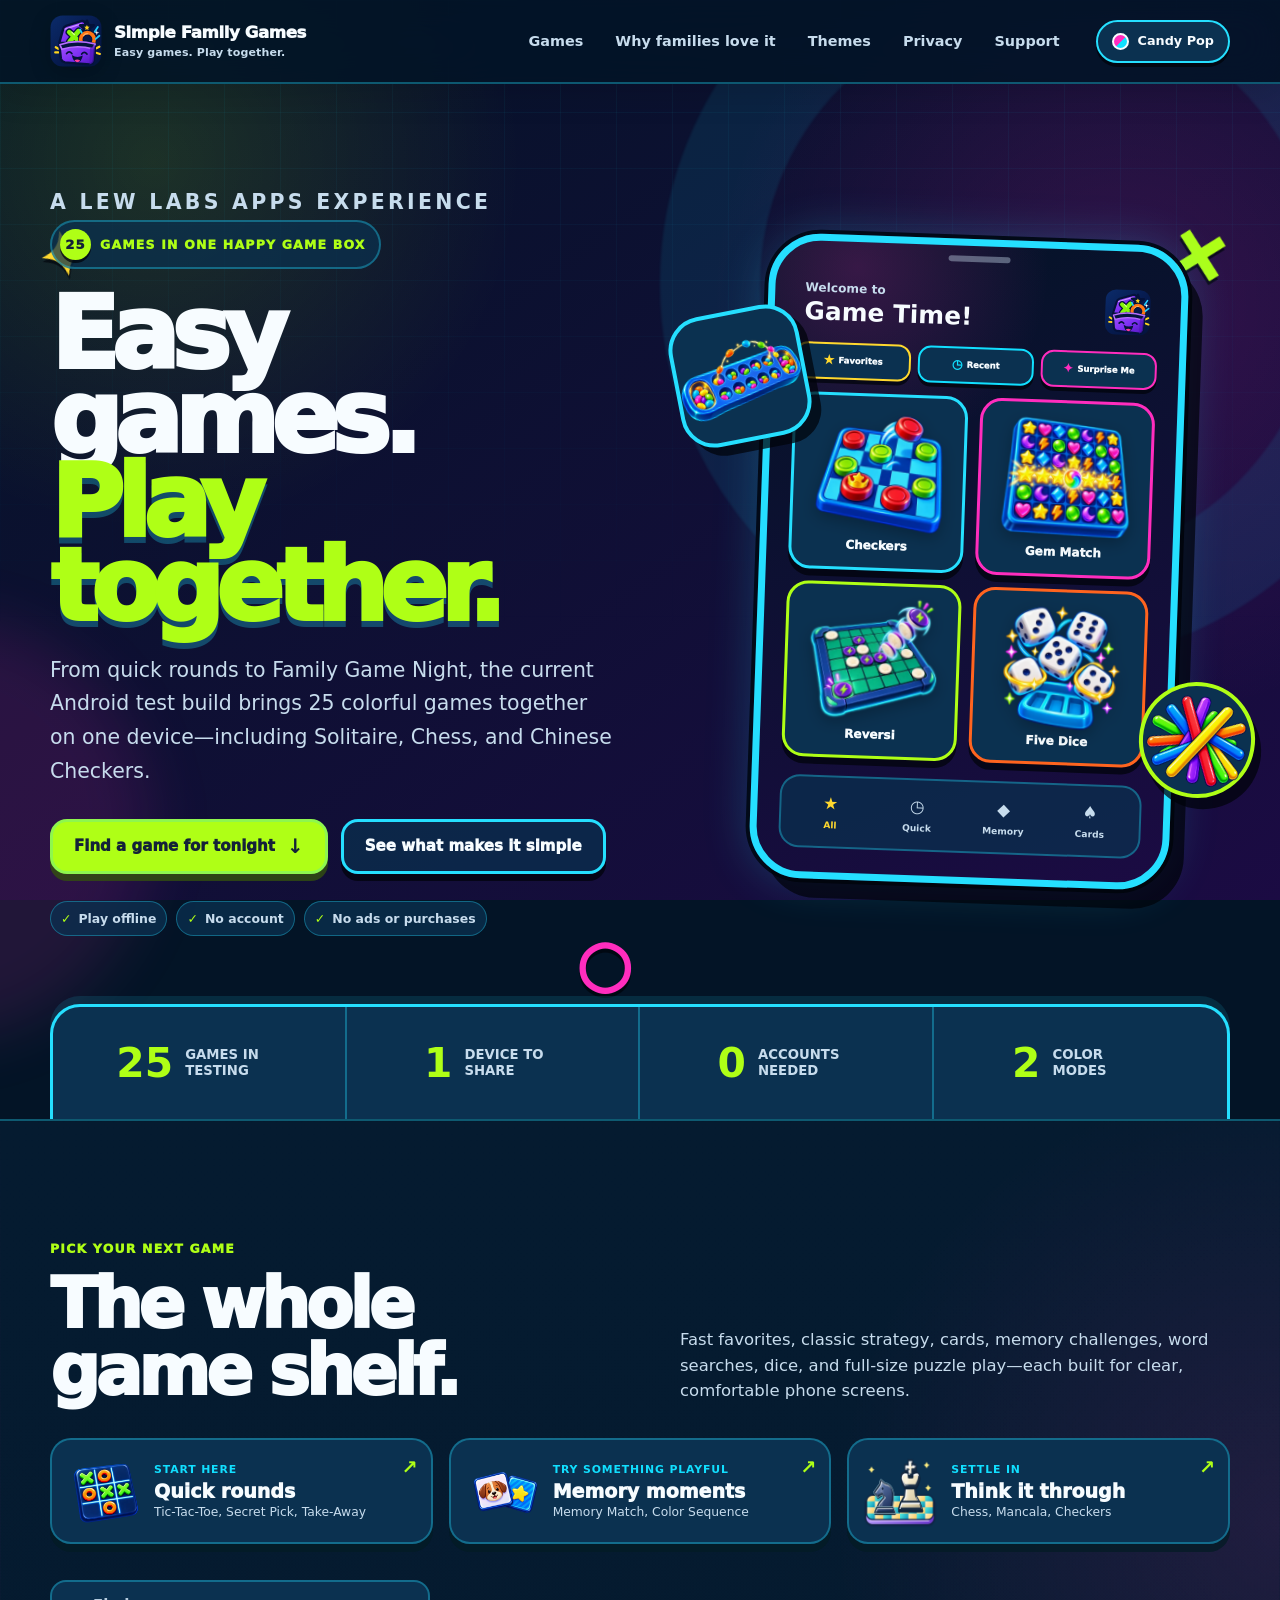
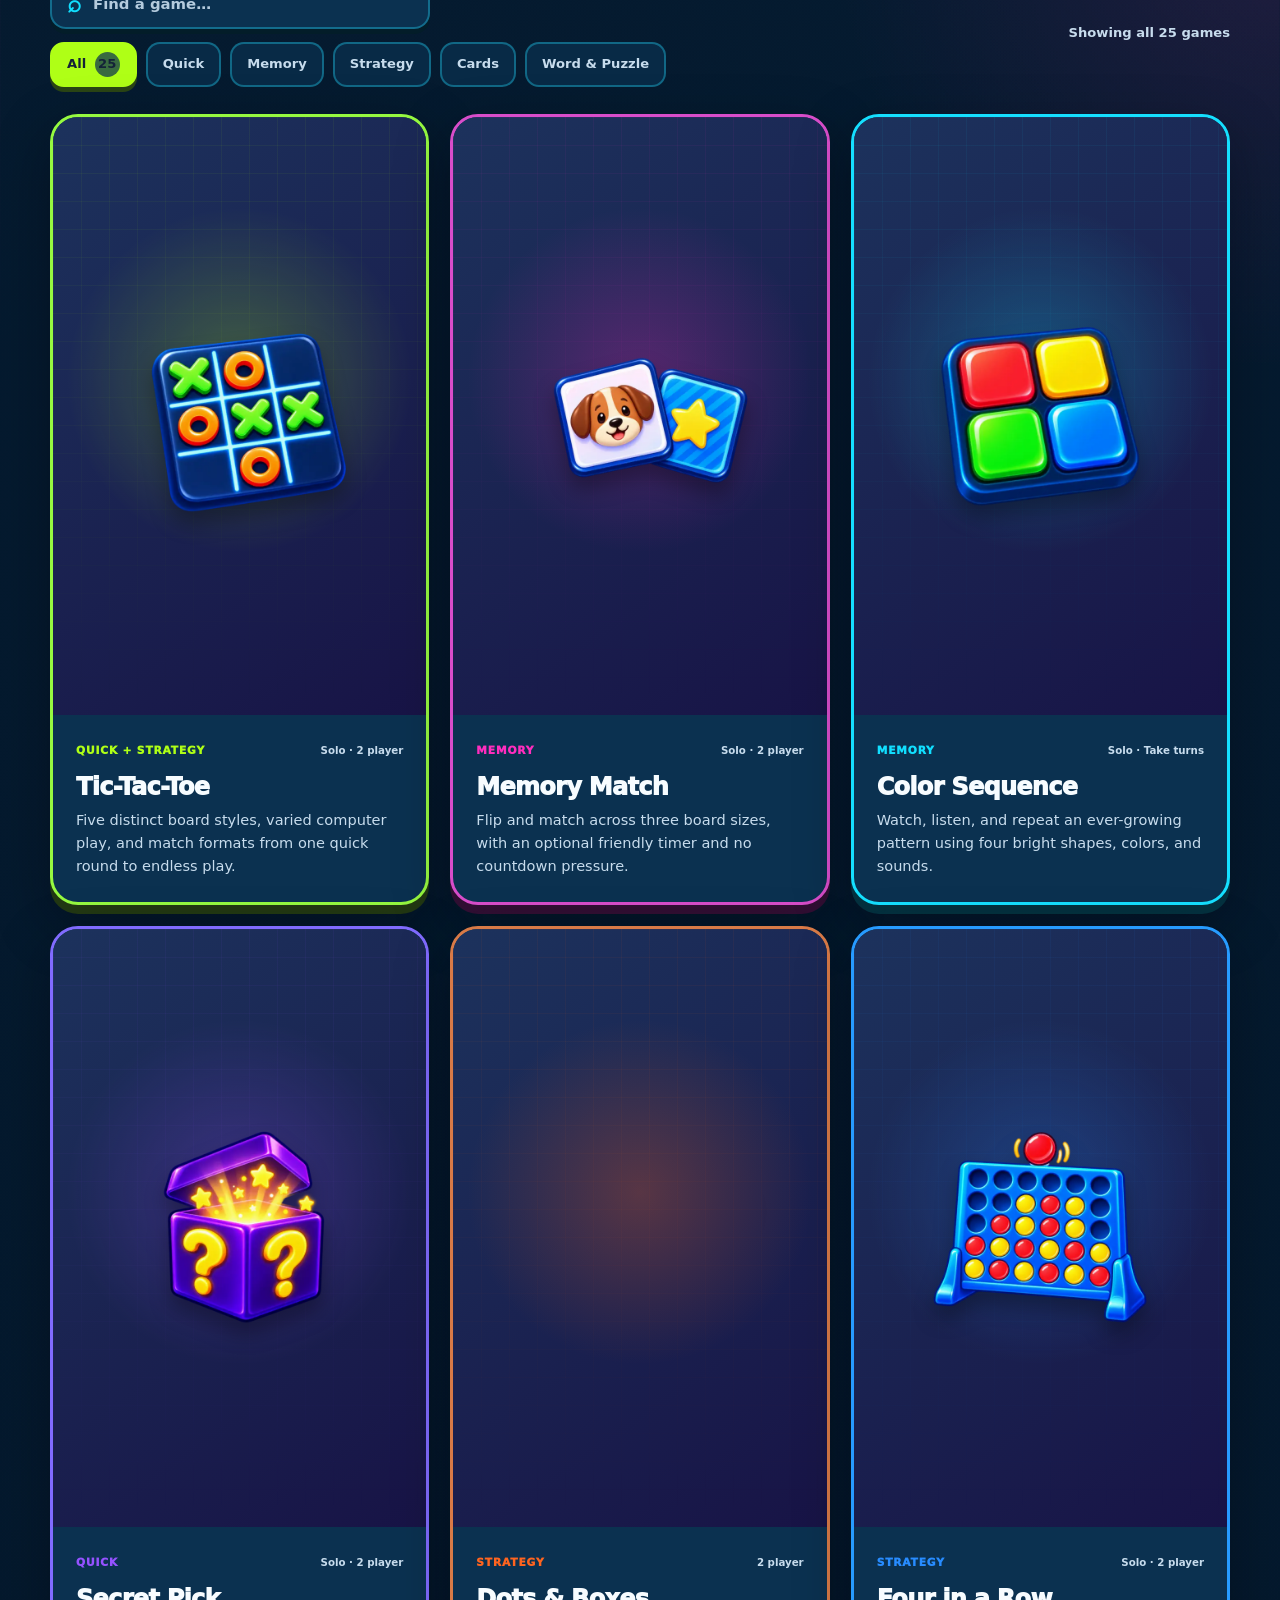
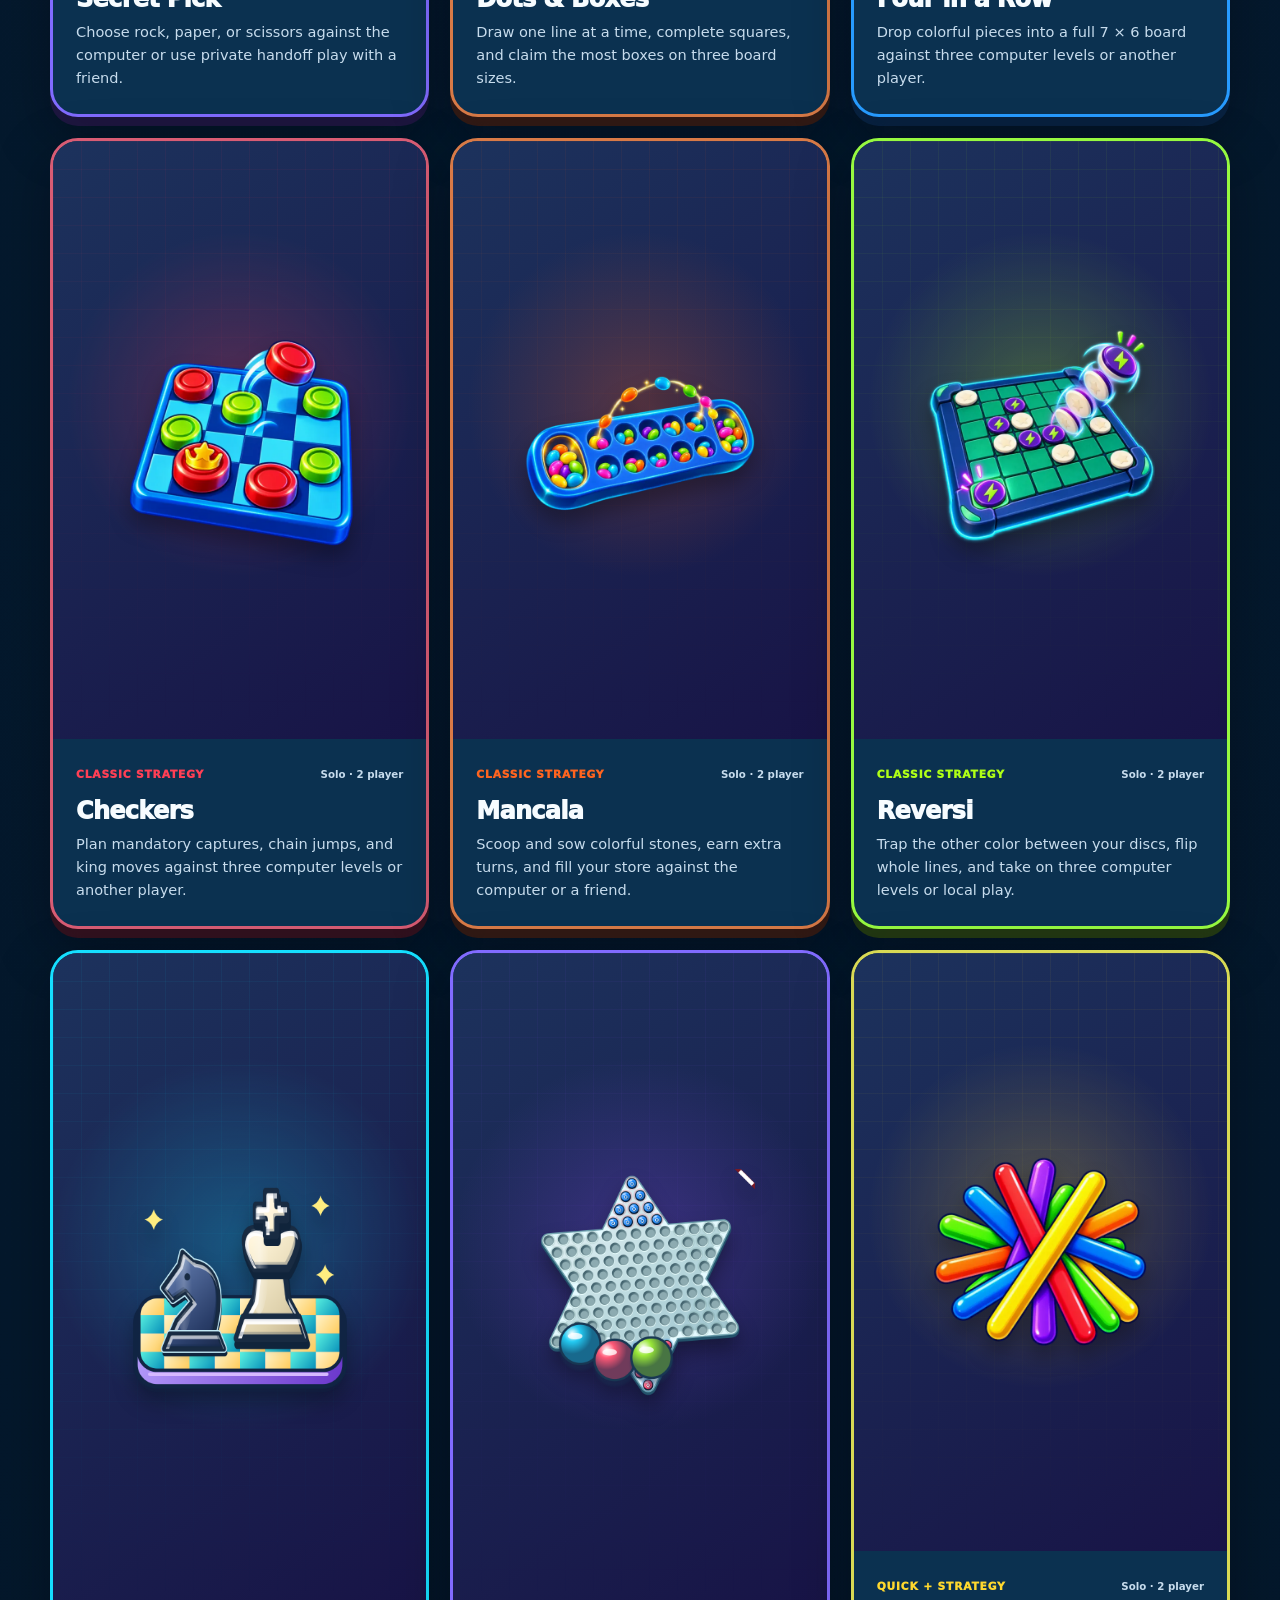
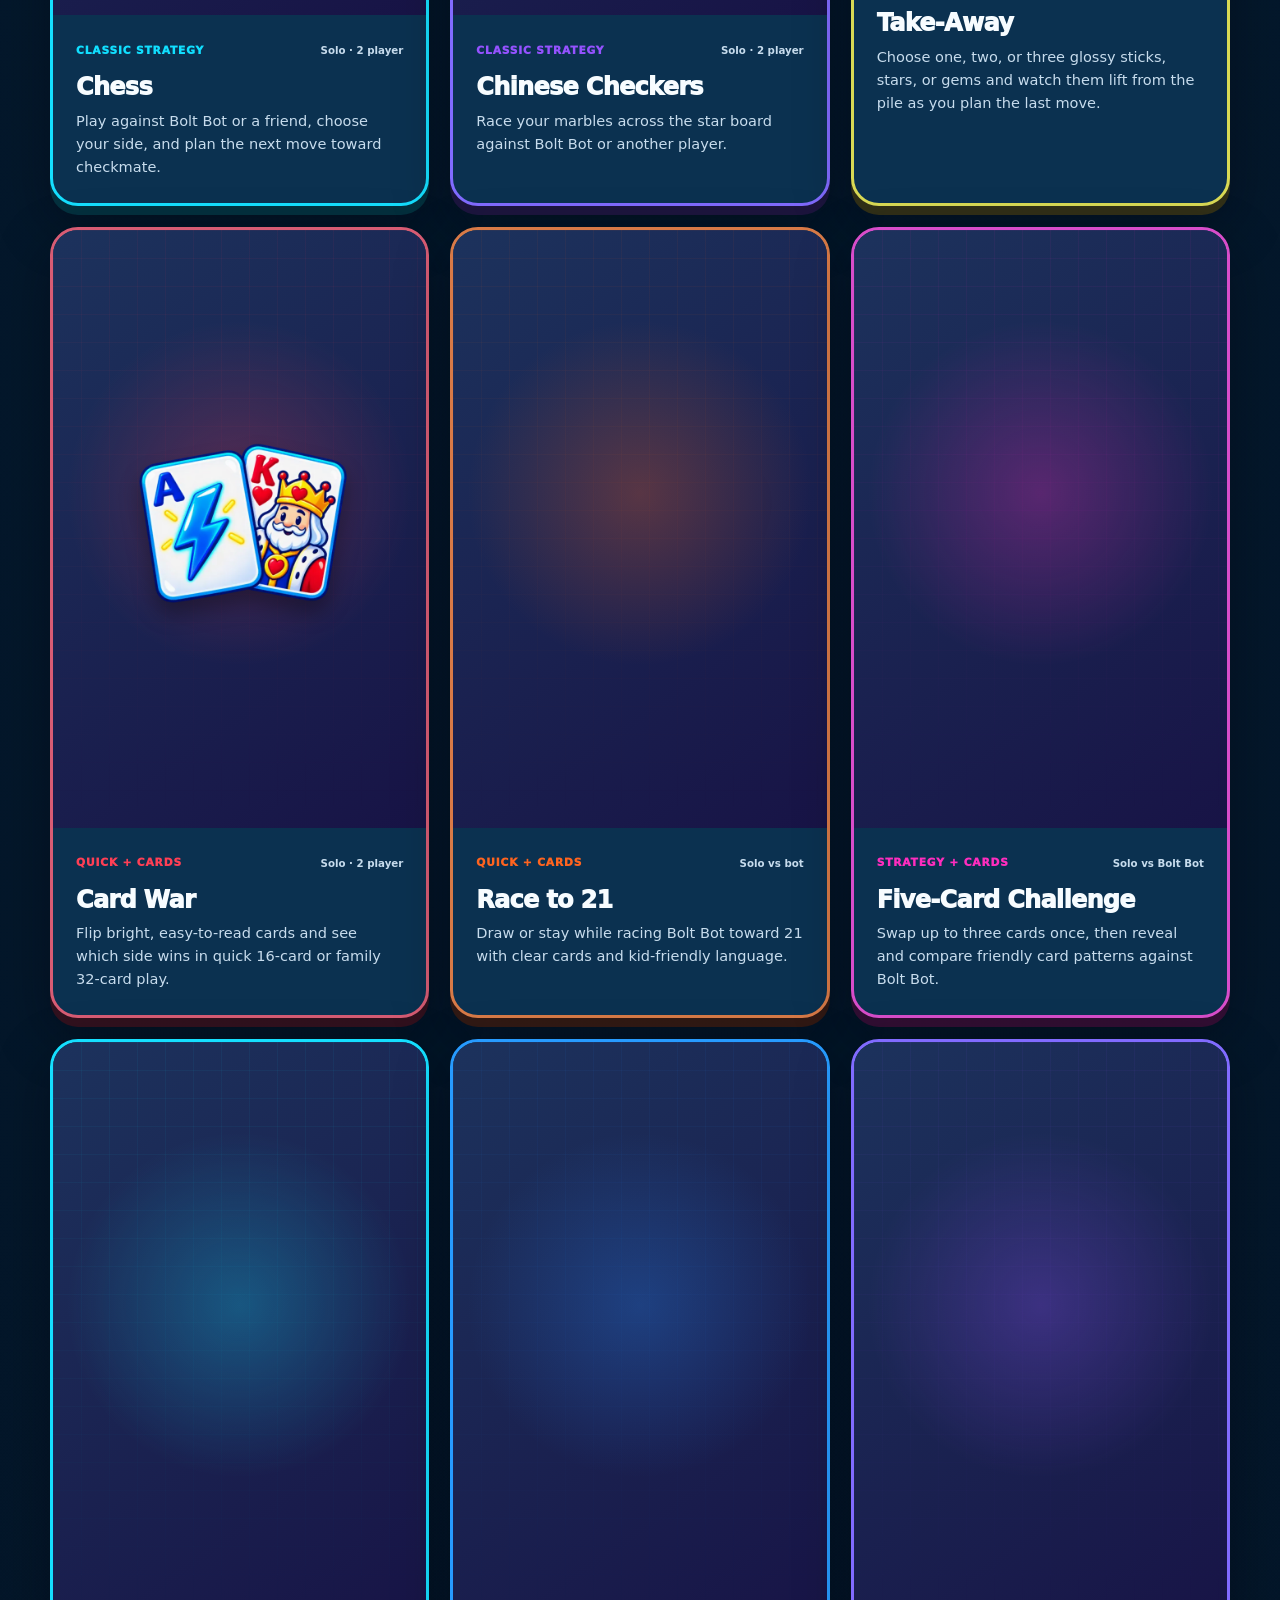
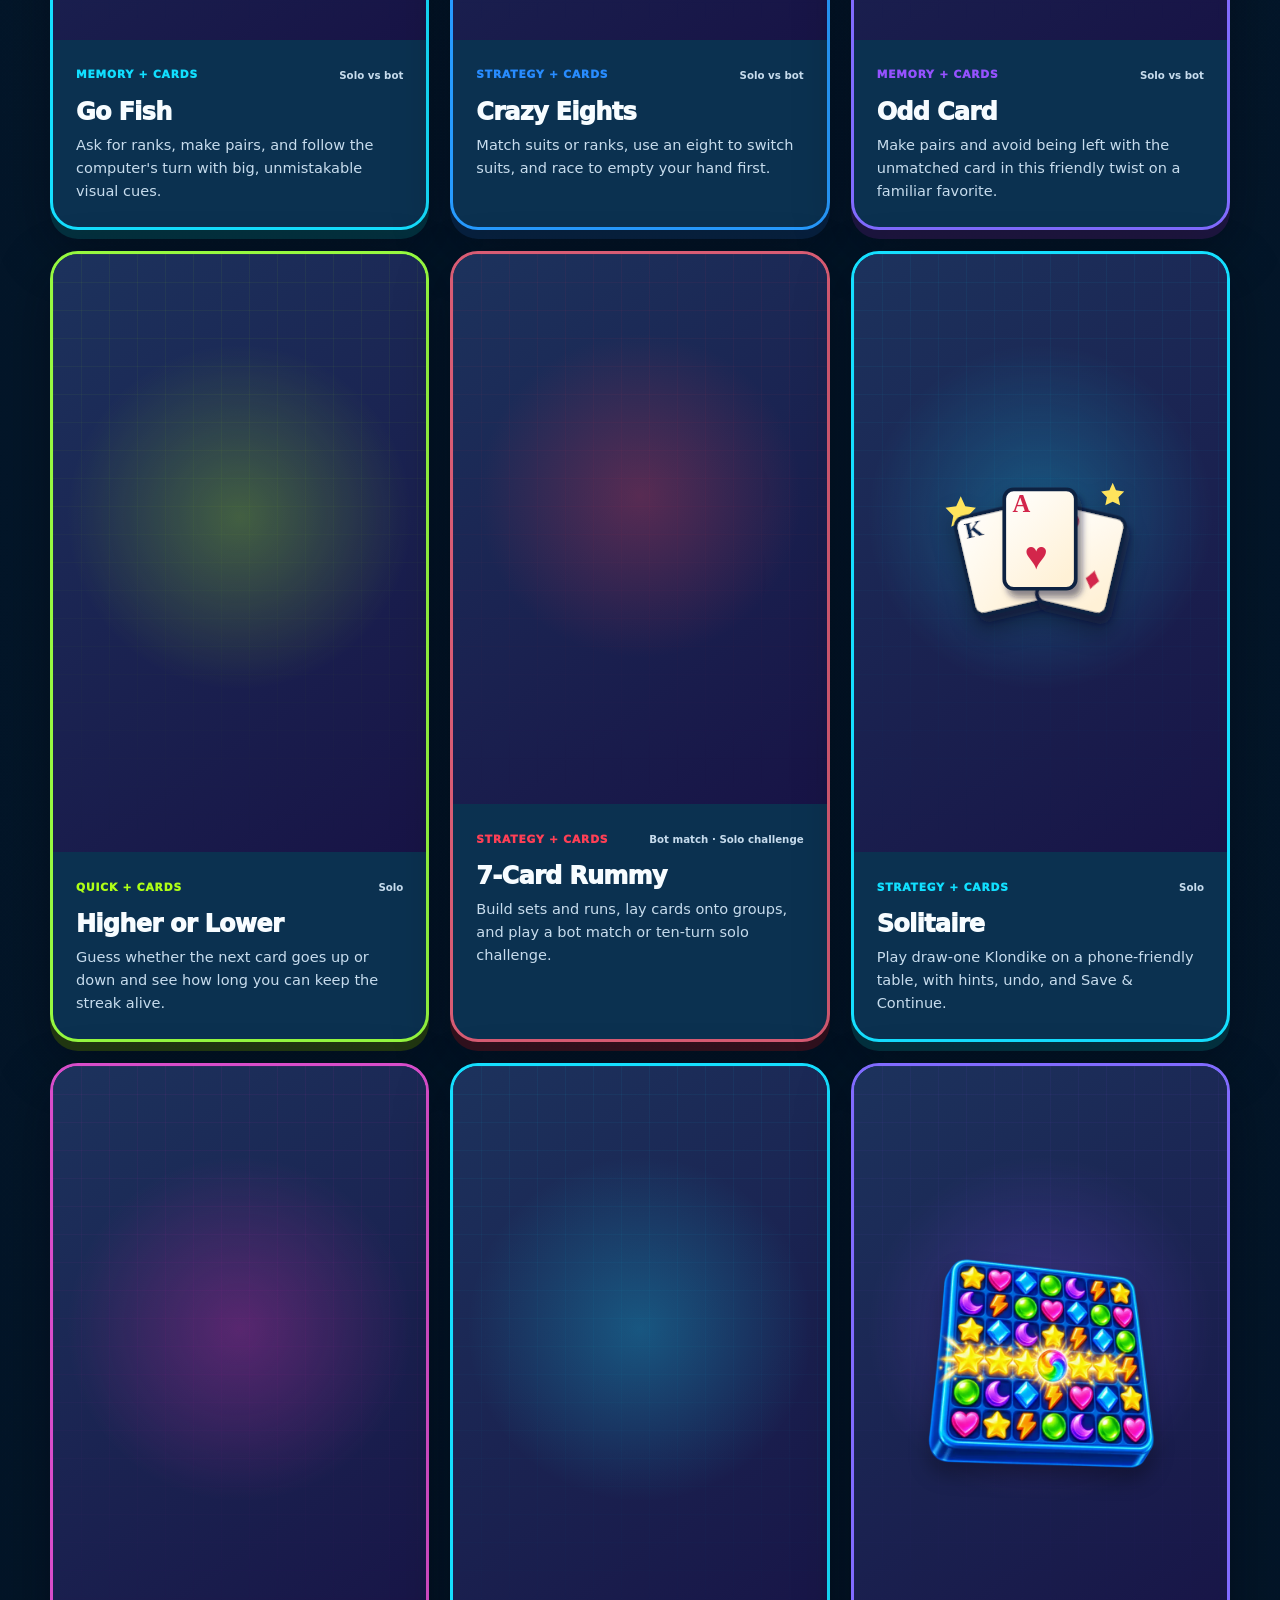
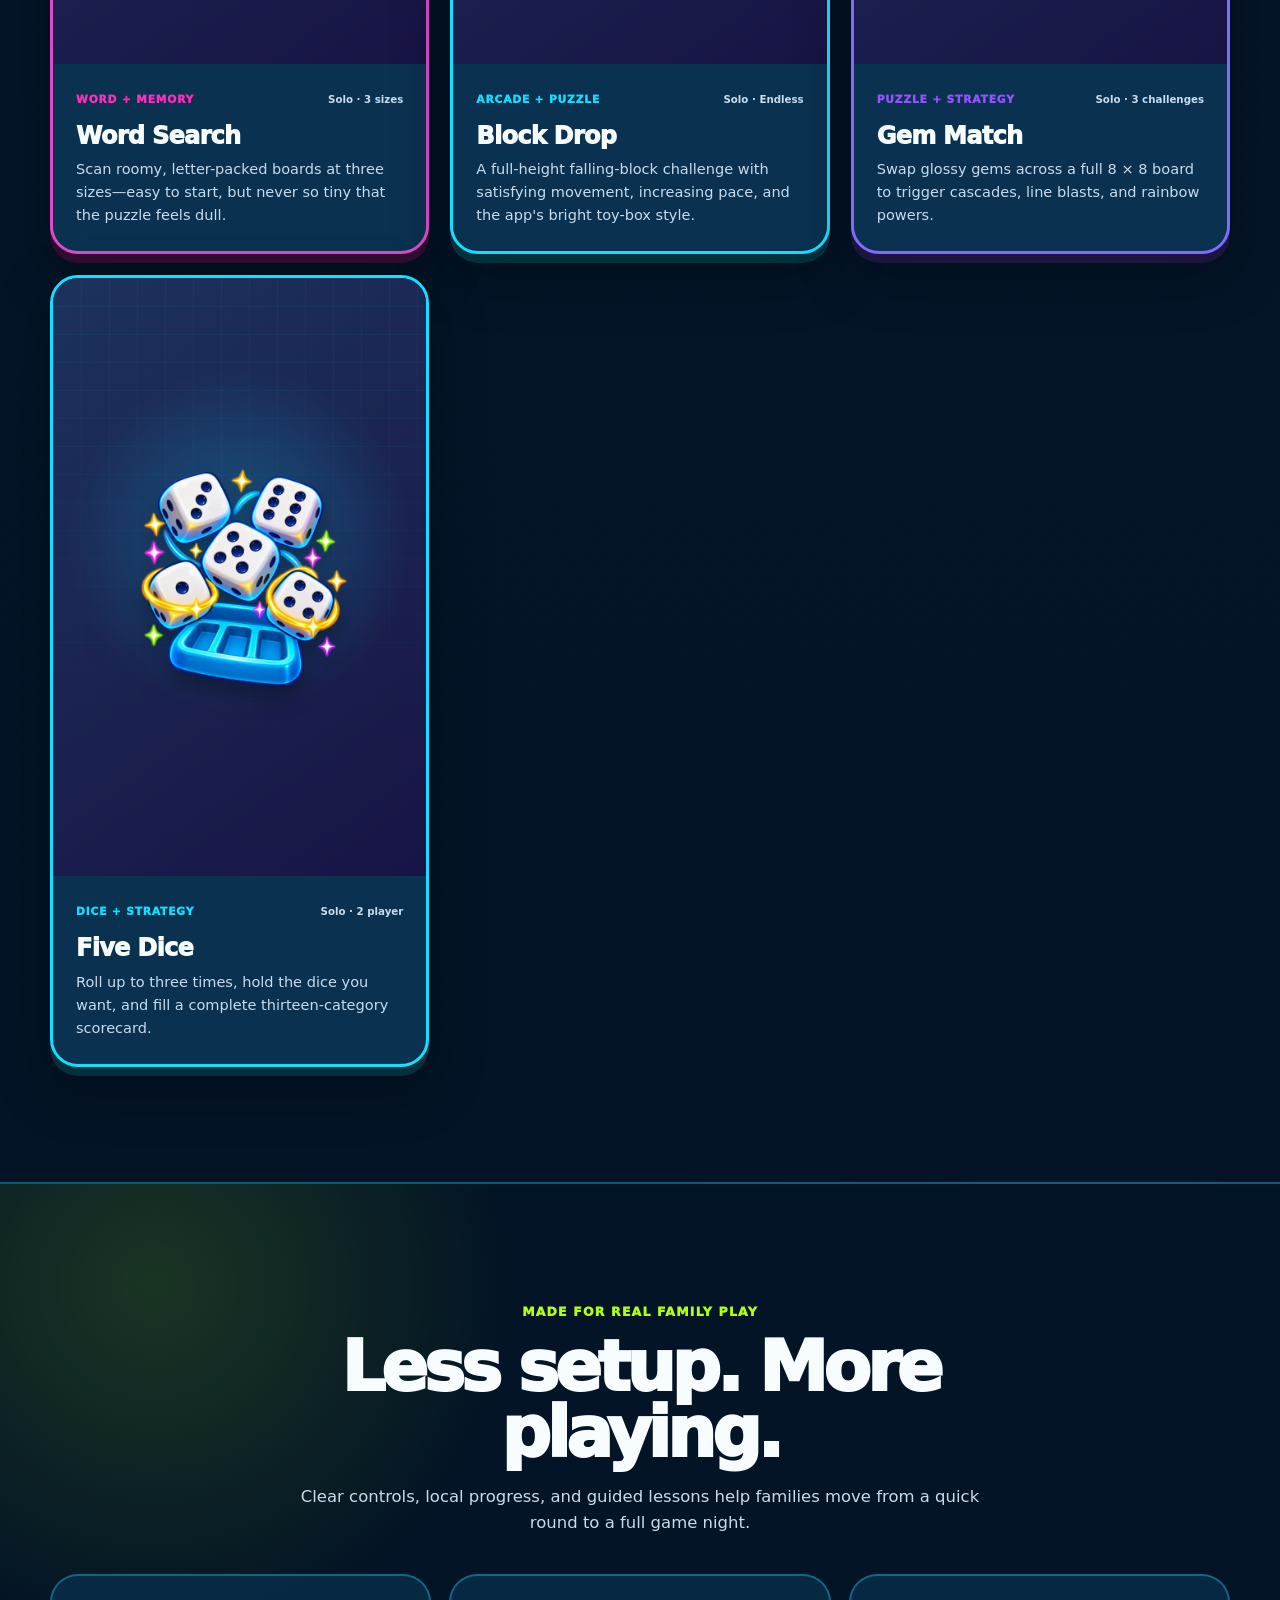
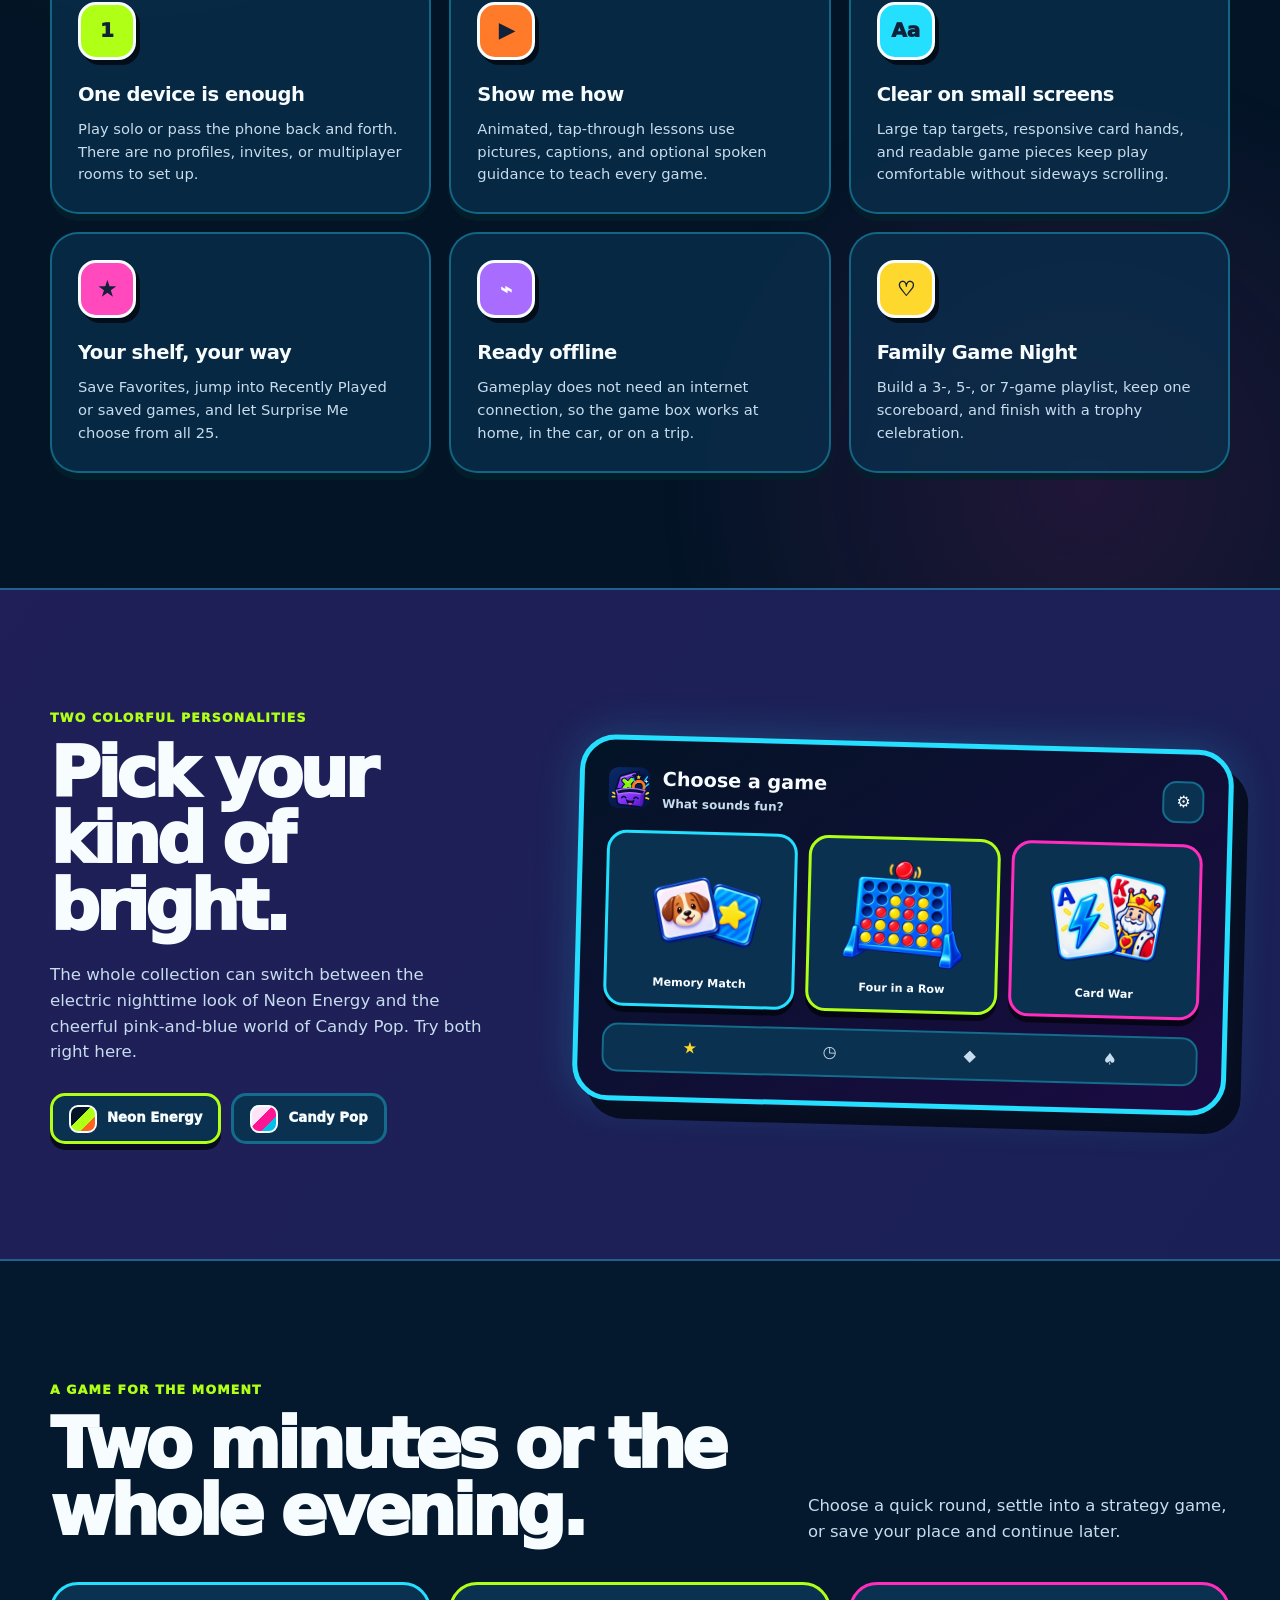
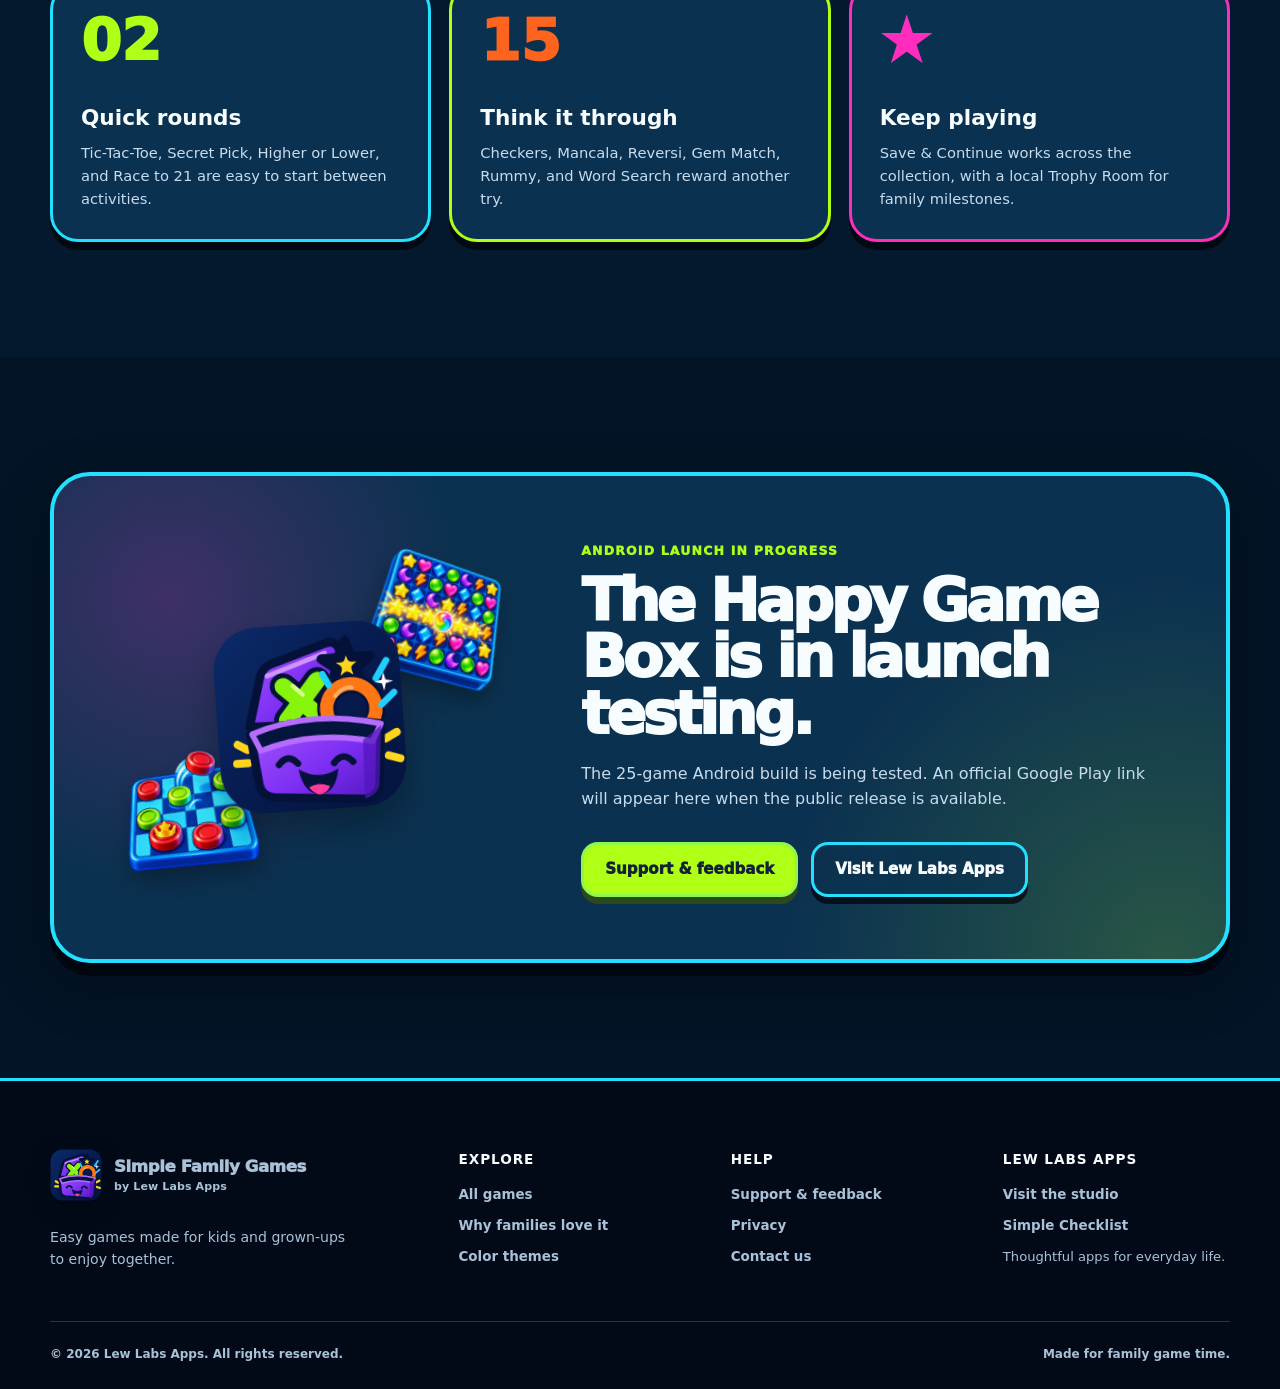
<file: index.html>
<!doctype html>
<html lang="en">
<head>
  <meta charset="utf-8">
  <meta name="viewport" content="width=device-width,initial-scale=1">
  <title>Simple Family Games — Easy games. Play together.</title>
  <meta name="description" content="Explore 25 bright games in the current Simple Family Games Android test build, including Solitaire, Chess, and Chinese Checkers. Play solo or together, offline on one device.">
  <meta name="theme-color" content="#031426">
  <meta property="og:title" content="Simple Family Games">
  <meta property="og:description" content="Easy games. Play together. Twenty-five family-friendly games in one Happy Game Box, now in Android testing.">
  <meta property="og:type" content="website">
  <meta property="og:url" content="https://simplefamilygames.com/">
  <meta property="og:site_name" content="Simple Family Games">
  <link rel="canonical" href="https://simplefamilygames.com/">
  <link rel="icon" href="favicon.svg" type="image/svg+xml">
  <link rel="manifest" href="site.webmanifest">
  <link rel="stylesheet" href="styles.css">
  <script type="application/ld+json">
  {
    "@context": "https://schema.org",
    "@type": "SoftwareApplication",
    "name": "Simple Family Games",
    "applicationCategory": "GameApplication",
    "operatingSystem": "Android",
    "description": "A colorful collection of twenty-five family-friendly games in Android testing, for solo and local play on one device.",
    "url": "https://simplefamilygames.com/",
    "publisher": {
      "@type": "Organization",
      "name": "Lew Labs Apps",
      "url": "https://lewlabsapps.com/"
    },
    "featureList": [
      "25 family-friendly games",
      "Solo and local pass-and-play modes",
      "Favorites, recently played, and Surprise Me shortcuts",
      "Offline play",
      "No account required",
      "No ads or in-app purchases",
      "Optional spoken game guides"
    ]
  }
  </script>
</head>
<body data-theme="neon">
  <a class="skip-link" href="#main-content">Skip to the games</a>

  <header class="site-header" data-site-header>
    <div class="shell nav-wrap">
      <a class="brand" href="index.html" aria-label="Simple Family Games home">
        <img class="brand-mark" src="favicon.svg" alt="" width="52" height="52">
        <span class="brand-copy"><strong>Simple Family Games</strong><small>Easy games. Play together.</small></span>
      </a>

      <button class="menu-button" type="button" aria-expanded="false" aria-controls="site-nav" data-menu-button>
        <span></span><span></span><span></span><b class="sr-only">Open menu</b>
      </button>

      <nav class="nav-links" id="site-nav" aria-label="Main navigation" data-site-nav>
        <a href="#games">Games</a>
        <a href="#family-first">Why families love it</a>
        <a href="#themes">Themes</a>
        <a href="privacy.html">Privacy</a>
        <a href="support.html">Support</a>
      </nav>

      <button class="theme-switch" type="button" data-theme-toggle aria-label="Switch to Candy Pop colors">
        <span class="theme-switch-dot" aria-hidden="true"></span>
        <span data-theme-label>Candy Pop</span>
      </button>
    </div>
  </header>

  <main id="main-content">
    <section class="hero" aria-labelledby="hero-title">
      <div class="hero-spark hero-spark-one" aria-hidden="true">✦</div>
      <div class="hero-spark hero-spark-two" aria-hidden="true">×</div>
      <div class="hero-spark hero-spark-three" aria-hidden="true">○</div>
      <div class="shell hero-grid">
        <div class="hero-copy">
          <p class="studio-byline">A Lew Labs Apps experience</p>
          <div class="kicker"><span>25</span> games in one Happy Game Box</div>
          <h1 id="hero-title">Easy games.<br><em>Play together.</em></h1>
          <p>From quick rounds to Family Game Night, the current Android test build brings 25 colorful games together on one device—including Solitaire, Chess, and Chinese Checkers.</p>
          <div class="hero-actions">
            <a class="button button-primary" href="#games"><span>Find a game for tonight</span><b aria-hidden="true">↓</b></a>
            <a class="button button-ghost" href="#family-first">See what makes it simple</a>
          </div>
          <div class="trust-chips" aria-label="App highlights">
            <span><b aria-hidden="true">✓</b> Play offline</span>
            <span><b aria-hidden="true">✓</b> No account</span>
            <span><b aria-hidden="true">✓</b> No ads or purchases</span>
          </div>
        </div>

        <div class="hero-showcase" aria-label="Illustration of the Simple Family Games collection">
          <div class="floating-art floating-art-left" aria-hidden="true"><img src="assets/game-art/mancala.webp" alt="" width="180" height="180"></div>
          <div class="floating-art floating-art-right" aria-hidden="true"><img src="assets/game-art/take_away.webp" alt="" width="160" height="160"></div>
          <div class="app-device">
            <div class="device-speaker" aria-hidden="true"></div>
            <div class="device-topbar">
              <div><span>Welcome to</span><strong>Game Time!</strong></div>
              <img src="favicon.svg" alt="" width="46" height="46">
            </div>
            <div class="device-shortcuts" aria-hidden="true">
              <span>★ <small>Favorites</small></span>
              <span>◷ <small>Recent</small></span>
              <span>✦ <small>Surprise Me</small></span>
            </div>
            <div class="device-grid">
              <div class="device-game"><img src="assets/game-art/checkers.webp" alt="" width="130" height="130"><span>Checkers</span></div>
              <div class="device-game"><img src="assets/game-art/gem_match.webp" alt="" width="130" height="130"><span>Gem Match</span></div>
              <div class="device-game"><img src="assets/game-art/reversi.webp" alt="" width="130" height="130"><span>Reversi</span></div>
              <div class="device-game"><img src="assets/game-art/five_dice.webp" alt="" width="130" height="130"><span>Five Dice</span></div>
            </div>
            <div class="device-tabs" aria-hidden="true"><span class="active">★<small>All</small></span><span>◷<small>Quick</small></span><span>◆<small>Memory</small></span><span>♠<small>Cards</small></span></div>
          </div>
        </div>
      </div>

      <div class="shell hero-stats" aria-label="Simple Family Games at a glance">
        <div><strong>25</strong><span>games in testing</span></div>
        <div><strong>1</strong><span>device to share</span></div>
        <div><strong>0</strong><span>accounts needed</span></div>
        <div><strong>2</strong><span>color modes</span></div>
      </div>
    </section>

    <section class="section games-section" id="games" aria-labelledby="games-title">
      <div class="shell">
        <div class="section-heading">
          <div>
            <span class="section-kicker">Pick your next game</span>
            <h2 id="games-title">The whole game shelf.</h2>
          </div>
          <p>Fast favorites, classic strategy, cards, memory challenges, word searches, dice, and full-size puzzle play—each built for clear, comfortable phone screens.</p>
        </div>

        <div class="game-picks" aria-label="Suggested ways to browse the games">
          <button class="game-pick" type="button" data-pick-filter="quick"><img src="assets/game-art/tic_tac_toe.webp" alt="" width="560" height="560" loading="lazy"><span><small>Start here</small><strong>Quick rounds</strong><em>Tic-Tac-Toe, Secret Pick, Take-Away</em></span><b aria-hidden="true">↗</b></button>
          <button class="game-pick" type="button" data-pick-filter="memory"><img src="assets/game-art/memory_match.webp" alt="" width="560" height="560" loading="lazy"><span><small>Try something playful</small><strong>Memory moments</strong><em>Memory Match, Color Sequence</em></span><b aria-hidden="true">↗</b></button>
          <button class="game-pick" type="button" data-pick-filter="strategy"><img src="assets/game-art/chess.png" alt="" width="624" height="624" loading="lazy"><span><small>Settle in</small><strong>Think it through</strong><em>Chess, Mancala, Checkers</em></span><b aria-hidden="true">↗</b></button>
        </div>

        <div class="game-toolbar">
          <div class="game-tools">
            <label class="game-search">
              <span aria-hidden="true">⌕</span>
              <span class="sr-only">Search the game collection</span>
              <input type="search" placeholder="Find a game…" autocomplete="off" data-game-search>
            </label>
            <div class="filter-row" role="group" aria-label="Filter games">
              <button class="filter-button active" type="button" data-filter="all" aria-pressed="true">All <span>25</span></button>
              <button class="filter-button" type="button" data-filter="quick" aria-pressed="false">Quick</button>
              <button class="filter-button" type="button" data-filter="memory" aria-pressed="false">Memory</button>
              <button class="filter-button" type="button" data-filter="strategy" aria-pressed="false">Strategy</button>
              <button class="filter-button" type="button" data-filter="cards" aria-pressed="false">Cards</button>
              <button class="filter-button" type="button" data-filter="puzzle" aria-pressed="false">Word &amp; Puzzle</button>
            </div>
          </div>
          <p class="filter-status" aria-live="polite" data-filter-status>Showing all 25 games</p>
        </div>

        <div class="game-grid" data-game-grid>
          <article class="game-card tone-lime" data-categories="quick strategy">
            <div class="game-art"><img src="assets/game-art/tic_tac_toe.webp" alt="Glossy neon Tic-Tac-Toe board" width="560" height="560" loading="lazy" decoding="async"></div>
            <div class="game-content"><div class="game-meta"><span>Quick + Strategy</span><b>Solo · 2 player</b></div><h3>Tic-Tac-Toe</h3><p>Five distinct board styles, varied computer play, and match formats from one quick round to endless play.</p></div>
          </article>

          <article class="game-card tone-pink" data-categories="memory">
            <div class="game-art"><img src="assets/game-art/memory_match.webp" alt="Glossy Memory Match cards with a puppy and star" width="560" height="560" loading="lazy" decoding="async"></div>
            <div class="game-content"><div class="game-meta"><span>Memory</span><b>Solo · 2 player</b></div><h3>Memory Match</h3><p>Flip and match across three board sizes, with an optional friendly timer and no countdown pressure.</p></div>
          </article>

          <article class="game-card tone-cyan" data-categories="memory">
            <div class="game-art"><img src="assets/game-art/color_sequence.webp" alt="Four glossy colored Color Sequence buttons" width="560" height="560" loading="lazy" decoding="async"></div>
            <div class="game-content"><div class="game-meta"><span>Memory</span><b>Solo · Take turns</b></div><h3>Color Sequence</h3><p>Watch, listen, and repeat an ever-growing pattern using four bright shapes, colors, and sounds.</p></div>
          </article>

          <article class="game-card tone-purple" data-categories="quick">
            <div class="game-art"><img src="assets/game-art/secret_pick.webp" alt="Glowing purple Secret Pick mystery box" width="560" height="560" loading="lazy" decoding="async"></div>
            <div class="game-content"><div class="game-meta"><span>Quick</span><b>Solo · 2 player</b></div><h3>Secret Pick</h3><p>Choose rock, paper, or scissors against the computer or use private handoff play with a friend.</p></div>
          </article>

          <article class="game-card tone-orange" data-categories="strategy">
            <div class="game-art"><img src="assets/game-art/dots_and_boxes.webp" alt="Colorful Dots and Boxes grid with a pencil" width="560" height="560" loading="lazy" decoding="async"></div>
            <div class="game-content"><div class="game-meta"><span>Strategy</span><b>2 player</b></div><h3>Dots &amp; Boxes</h3><p>Draw one line at a time, complete squares, and claim the most boxes on three board sizes.</p></div>
          </article>

          <article class="game-card tone-blue" data-categories="strategy">
            <div class="game-art"><img src="assets/game-art/four_in_a_row.webp" alt="Glossy blue Four in a Row game board" width="560" height="560" loading="lazy" decoding="async"></div>
            <div class="game-content"><div class="game-meta"><span>Strategy</span><b>Solo · 2 player</b></div><h3>Four in a Row</h3><p>Drop colorful pieces into a full 7 × 6 board against three computer levels or another player.</p></div>
          </article>

          <article class="game-card tone-red" data-categories="strategy">
            <div class="game-art"><img src="assets/game-art/checkers.webp" alt="Raised red and navy Checkers pieces on a beveled board" width="560" height="560" loading="lazy" decoding="async"></div>
            <div class="game-content"><div class="game-meta"><span>Classic Strategy</span><b>Solo · 2 player</b></div><h3>Checkers</h3><p>Plan mandatory captures, chain jumps, and king moves against three computer levels or another player.</p></div>
          </article>

          <article class="game-card tone-orange" data-categories="strategy">
            <div class="game-art"><img src="assets/game-art/mancala.webp" alt="Rounded Mancala board filled with bright glass stones" width="560" height="560" loading="lazy" decoding="async"></div>
            <div class="game-content"><div class="game-meta"><span>Classic Strategy</span><b>Solo · 2 player</b></div><h3>Mancala</h3><p>Scoop and sow colorful stones, earn extra turns, and fill your store against the computer or a friend.</p></div>
          </article>

          <article class="game-card tone-lime" data-categories="strategy">
            <div class="game-art"><img src="assets/game-art/reversi.webp" alt="Glossy light and dark Reversi discs flipping across a green board" width="560" height="560" loading="lazy" decoding="async"></div>
            <div class="game-content"><div class="game-meta"><span>Classic Strategy</span><b>Solo · 2 player</b></div><h3>Reversi</h3><p>Trap the other color between your discs, flip whole lines, and take on three computer levels or local play.</p></div>
          </article>

          <article class="game-card tone-cyan" data-categories="strategy">
            <div class="game-art"><img src="assets/game-art/chess.png" alt="Illustrated Chess board with a king and knight" width="624" height="624" loading="lazy" decoding="async"></div>
            <div class="game-content"><div class="game-meta"><span>Classic Strategy</span><b>Solo · 2 player</b></div><h3>Chess</h3><p>Play against Bolt Bot or a friend, choose your side, and plan the next move toward checkmate.</p></div>
          </article>

          <article class="game-card tone-purple" data-categories="strategy">
            <div class="game-art"><img src="assets/game-art/chinese-checkers.png" alt="Illustrated Chinese Checkers star board with colorful marbles" width="624" height="624" loading="lazy" decoding="async"></div>
            <div class="game-content"><div class="game-meta"><span>Classic Strategy</span><b>Solo · 2 player</b></div><h3>Chinese Checkers</h3><p>Race your marbles across the star board against Bolt Bot or another player.</p></div>
          </article>

          <article class="game-card tone-yellow" data-categories="quick strategy">
            <div class="game-art"><img src="assets/game-art/take_away.webp" alt="Pile of bright glossy Take-Away sticks" width="560" height="560" loading="lazy" decoding="async"></div>
            <div class="game-content"><div class="game-meta"><span>Quick + Strategy</span><b>Solo · 2 player</b></div><h3>Take-Away</h3><p>Choose one, two, or three glossy sticks, stars, or gems and watch them lift from the pile as you plan the last move.</p></div>
          </article>

          <article class="game-card tone-red" data-categories="quick cards">
            <div class="game-art"><img src="assets/game-art/card_war.webp" alt="Glossy playing cards for Card War" width="560" height="560" loading="lazy" decoding="async"></div>
            <div class="game-content"><div class="game-meta"><span>Quick + Cards</span><b>Solo · 2 player</b></div><h3>Card War</h3><p>Flip bright, easy-to-read cards and see which side wins in quick 16-card or family 32-card play.</p></div>
          </article>

          <article class="game-card tone-orange" data-categories="quick cards">
            <div class="game-art"><img src="assets/game-art/twenty_one_challenge.webp" alt="Race to 21 playing cards and bright number 21" width="560" height="560" loading="lazy" decoding="async"></div>
            <div class="game-content"><div class="game-meta"><span>Quick + Cards</span><b>Solo vs bot</b></div><h3>Race to 21</h3><p>Draw or stay while racing Bolt Bot toward 21 with clear cards and kid-friendly language.</p></div>
          </article>

          <article class="game-card tone-pink" data-categories="strategy cards">
            <div class="game-art"><img src="assets/game-art/five_card_challenge.webp" alt="A glossy five-card hand with colorful arrows" width="560" height="560" loading="lazy" decoding="async"></div>
            <div class="game-content"><div class="game-meta"><span>Strategy + Cards</span><b>Solo vs Bolt Bot</b></div><h3>Five-Card Challenge</h3><p>Swap up to three cards once, then reveal and compare friendly card patterns against Bolt Bot.</p></div>
          </article>

          <article class="game-card tone-cyan" data-categories="memory strategy cards">
            <div class="game-art"><img src="assets/game-art/go_fish.webp" alt="Happy blue fish swimming between playing cards" width="560" height="560" loading="lazy" decoding="async"></div>
            <div class="game-content"><div class="game-meta"><span>Memory + Cards</span><b>Solo vs bot</b></div><h3>Go Fish</h3><p>Ask for ranks, make pairs, and follow the computer's turn with big, unmistakable visual cues.</p></div>
          </article>

          <article class="game-card tone-blue" data-categories="strategy cards">
            <div class="game-art"><img src="assets/game-art/crazy_eights.webp" alt="Glossy Crazy Eights card and colorful suit symbols" width="560" height="560" loading="lazy" decoding="async"></div>
            <div class="game-content"><div class="game-meta"><span>Strategy + Cards</span><b>Solo vs bot</b></div><h3>Crazy Eights</h3><p>Match suits or ranks, use an eight to switch suits, and race to empty your hand first.</p></div>
          </article>

          <article class="game-card tone-purple" data-categories="memory cards">
            <div class="game-art"><img src="assets/game-art/odd_card.webp" alt="Playing cards including a playful purple cat card" width="560" height="560" loading="lazy" decoding="async"></div>
            <div class="game-content"><div class="game-meta"><span>Memory + Cards</span><b>Solo vs bot</b></div><h3>Odd Card</h3><p>Make pairs and avoid being left with the unmatched card in this friendly twist on a familiar favorite.</p></div>
          </article>

          <article class="game-card tone-lime" data-categories="quick cards">
            <div class="game-art"><img src="assets/game-art/higher_lower.webp" alt="Playing cards with bright higher and lower arrows" width="560" height="560" loading="lazy" decoding="async"></div>
            <div class="game-content"><div class="game-meta"><span>Quick + Cards</span><b>Solo</b></div><h3>Higher or Lower</h3><p>Guess whether the next card goes up or down and see how long you can keep the streak alive.</p></div>
          </article>

          <article class="game-card tone-red" data-categories="strategy cards">
            <div class="game-art"><img src="assets/game-art/seven_card_rummy.webp" alt="A colorful seven-card Rummy table" width="512" height="512" loading="lazy" decoding="async"></div>
            <div class="game-content"><div class="game-meta"><span>Strategy + Cards</span><b>Bot match · Solo challenge</b></div><h3>7-Card Rummy</h3><p>Build sets and runs, lay cards onto groups, and play a bot match or ten-turn solo challenge.</p></div>
          </article>

          <article class="game-card tone-cyan" data-categories="strategy cards">
            <div class="game-art"><img src="assets/game-art/solitaire.svg" alt="Illustrated Solitaire cards: king, queen, and ace" width="560" height="560" loading="lazy" decoding="async"></div>
            <div class="game-content"><div class="game-meta"><span>Strategy + Cards</span><b>Solo</b></div><h3>Solitaire</h3><p>Play draw-one Klondike on a phone-friendly table, with hints, undo, and Save &amp; Continue.</p></div>
          </article>

          <article class="game-card tone-pink" data-categories="memory puzzle">
            <div class="game-art"><img src="assets/game-art/word_search.webp" alt="Glossy Word Search letter grid highlighting the word PLAY" width="560" height="560" loading="lazy" decoding="async"></div>
            <div class="game-content"><div class="game-meta"><span>Word + Memory</span><b>Solo · 3 sizes</b></div><h3>Word Search</h3><p>Scan roomy, letter-packed boards at three sizes—easy to start, but never so tiny that the puzzle feels dull.</p></div>
          </article>

          <article class="game-card tone-cyan" data-categories="quick strategy puzzle">
            <div class="game-art"><img src="assets/game-art/block_drop.webp" alt="Glossy falling blocks dropping into a colorful game board" width="560" height="560" loading="lazy" decoding="async"></div>
            <div class="game-content"><div class="game-meta"><span>Arcade + Puzzle</span><b>Solo · Endless</b></div><h3>Block Drop</h3><p>A full-height falling-block challenge with satisfying movement, increasing pace, and the app's bright toy-box style.</p></div>
          </article>

          <article class="game-card tone-purple" data-categories="quick strategy puzzle">
            <div class="game-art"><img src="assets/game-art/gem_match.webp" alt="Faceted colorful jewels sparkling across a Gem Match board" width="560" height="560" loading="lazy" decoding="async"></div>
            <div class="game-content"><div class="game-meta"><span>Puzzle + Strategy</span><b>Solo · 3 challenges</b></div><h3>Gem Match</h3><p>Swap glossy gems across a full 8 × 8 board to trigger cascades, line blasts, and rainbow powers.</p></div>
          </article>

          <article class="game-card tone-cyan" data-categories="quick strategy">
            <div class="game-art"><img src="assets/game-art/five_dice.webp" alt="Five raised ivory dice with realistic pips and a score sheet" width="560" height="560" loading="lazy" decoding="async"></div>
            <div class="game-content"><div class="game-meta"><span>Dice + Strategy</span><b>Solo · 2 player</b></div><h3>Five Dice</h3><p>Roll up to three times, hold the dice you want, and fill a complete thirteen-category scorecard.</p></div>
          </article>
        </div>
        <p class="no-results" data-no-results hidden>No games match that search yet. Try another title or choose a different category.</p>
      </div>
    </section>

    <section class="section family-section" id="family-first" aria-labelledby="family-title">
      <div class="shell">
        <div class="section-heading centered-heading">
          <div><span class="section-kicker">Made for real family play</span><h2 id="family-title">Less setup. More playing.</h2></div>
          <p>Clear controls, local progress, and guided lessons help families move from a quick round to a full game night.</p>
        </div>

        <div class="feature-grid">
          <article class="feature-card"><div class="feature-icon lime-icon" aria-hidden="true">1</div><h3>One device is enough</h3><p>Play solo or pass the phone back and forth. There are no profiles, invites, or multiplayer rooms to set up.</p></article>
          <article class="feature-card"><div class="feature-icon orange-icon" aria-hidden="true">▶</div><h3>Show me how</h3><p>Animated, tap-through lessons use pictures, captions, and optional spoken guidance to teach every game.</p></article>
          <article class="feature-card"><div class="feature-icon cyan-icon" aria-hidden="true">Aa</div><h3>Clear on small screens</h3><p>Large tap targets, responsive card hands, and readable game pieces keep play comfortable without sideways scrolling.</p></article>
          <article class="feature-card"><div class="feature-icon pink-icon" aria-hidden="true">★</div><h3>Your shelf, your way</h3><p>Save Favorites, jump into Recently Played or saved games, and let Surprise Me choose from all 25.</p></article>
          <article class="feature-card"><div class="feature-icon purple-icon" aria-hidden="true">⌁</div><h3>Ready offline</h3><p>Gameplay does not need an internet connection, so the game box works at home, in the car, or on a trip.</p></article>
          <article class="feature-card"><div class="feature-icon yellow-icon" aria-hidden="true">♡</div><h3>Family Game Night</h3><p>Build a 3-, 5-, or 7-game playlist, keep one scoreboard, and finish with a trophy celebration.</p></article>
        </div>
      </div>
    </section>

    <section class="section themes-section" id="themes" aria-labelledby="themes-title">
      <div class="shell themes-layout">
        <div class="themes-copy">
          <span class="section-kicker">Two colorful personalities</span>
          <h2 id="themes-title">Pick your kind of bright.</h2>
          <p>The whole collection can switch between the electric nighttime look of Neon Energy and the cheerful pink-and-blue world of Candy Pop. Try both right here.</p>
          <div class="theme-actions" role="group" aria-label="Preview a color theme">
            <button class="palette-button neon-button active" type="button" data-set-theme="neon"><span></span>Neon Energy</button>
            <button class="palette-button candy-button" type="button" data-set-theme="candy"><span></span>Candy Pop</button>
          </div>
        </div>

        <div class="theme-demo" aria-label="Theme preview">
          <div class="demo-window">
            <div class="demo-header"><img src="favicon.svg" alt="" width="42" height="42"><div><strong>Choose a game</strong><span>What sounds fun?</span></div><i aria-hidden="true">⚙</i></div>
            <div class="demo-games">
              <div><img src="assets/game-art/memory_match.webp" alt="" width="130" height="130"><strong>Memory Match</strong></div>
              <div><img src="assets/game-art/four_in_a_row.webp" alt="" width="130" height="130"><strong>Four in a Row</strong></div>
              <div><img src="assets/game-art/card_war.webp" alt="" width="130" height="130"><strong>Card War</strong></div>
            </div>
            <div class="demo-dock" aria-hidden="true"><b>★</b><b>◷</b><b>◆</b><b>♠</b></div>
          </div>
        </div>
      </div>
    </section>

    <section class="section moments-section" aria-labelledby="moments-title">
      <div class="shell">
        <div class="section-heading">
          <div><span class="section-kicker">A game for the moment</span><h2 id="moments-title">Two minutes or the whole evening.</h2></div>
          <p>Choose a quick round, settle into a strategy game, or save your place and continue later.</p>
        </div>
        <div class="moment-grid">
          <article><span class="moment-number">02</span><div><h3>Quick rounds</h3><p>Tic-Tac-Toe, Secret Pick, Higher or Lower, and Race to 21 are easy to start between activities.</p></div></article>
          <article><span class="moment-number">15</span><div><h3>Think it through</h3><p>Checkers, Mancala, Reversi, Gem Match, Rummy, and Word Search reward another try.</p></div></article>
          <article><span class="moment-number">★</span><div><h3>Keep playing</h3><p>Save &amp; Continue works across the collection, with a local Trophy Room for family milestones.</p></div></article>
        </div>
      </div>
    </section>

    <section class="section cta-section">
      <div class="shell cta-card">
        <div class="cta-art" aria-hidden="true">
          <img class="cta-logo" src="favicon.svg" alt="" width="180" height="180">
          <img class="cta-piece piece-one" src="assets/game-art/checkers.webp" alt="" width="150" height="150">
          <img class="cta-piece piece-two" src="assets/game-art/gem_match.webp" alt="" width="150" height="150">
        </div>
        <div class="cta-copy">
          <span class="section-kicker">Android launch in progress</span>
          <h2>The Happy Game Box is in launch testing.</h2>
          <p>The 25-game Android build is being tested. An official Google Play link will appear here when the public release is available.</p>
          <div class="hero-actions"><a class="button button-primary" href="support.html">Support &amp; feedback</a><a class="button button-ghost" href="https://lewlabsapps.com/">Visit Lew Labs Apps</a></div>
        </div>
      </div>
    </section>
  </main>

  <footer class="footer">
    <div class="shell footer-grid">
      <div class="footer-brand"><a class="brand" href="index.html"><img class="brand-mark" src="favicon.svg" alt="" width="52" height="52"><span class="brand-copy"><strong>Simple Family Games</strong><small>by Lew Labs Apps</small></span></a><p>Easy games made for kids and grown-ups to enjoy together.</p></div>
      <div><h2>Explore</h2><a href="#games">All games</a><a href="#family-first">Why families love it</a><a href="#themes">Color themes</a></div>
      <div><h2>Help</h2><a href="support.html">Support &amp; feedback</a><a href="privacy.html">Privacy</a><a href="mailto:hello@lewlabsapps.com">Contact us</a></div>
      <div><h2>Lew Labs Apps</h2><a href="https://lewlabsapps.com/">Visit the studio</a><a href="https://lewlabsapps.com/simple-checklist.html">Simple Checklist</a><span>Thoughtful apps for everyday life.</span></div>
    </div>
    <div class="shell footer-bottom"><span>© 2026 Lew Labs Apps. All rights reserved.</span><span>Made for family game time.</span></div>
  </footer>

  <script src="script.js" defer></script>
</body>
</html>
</file>
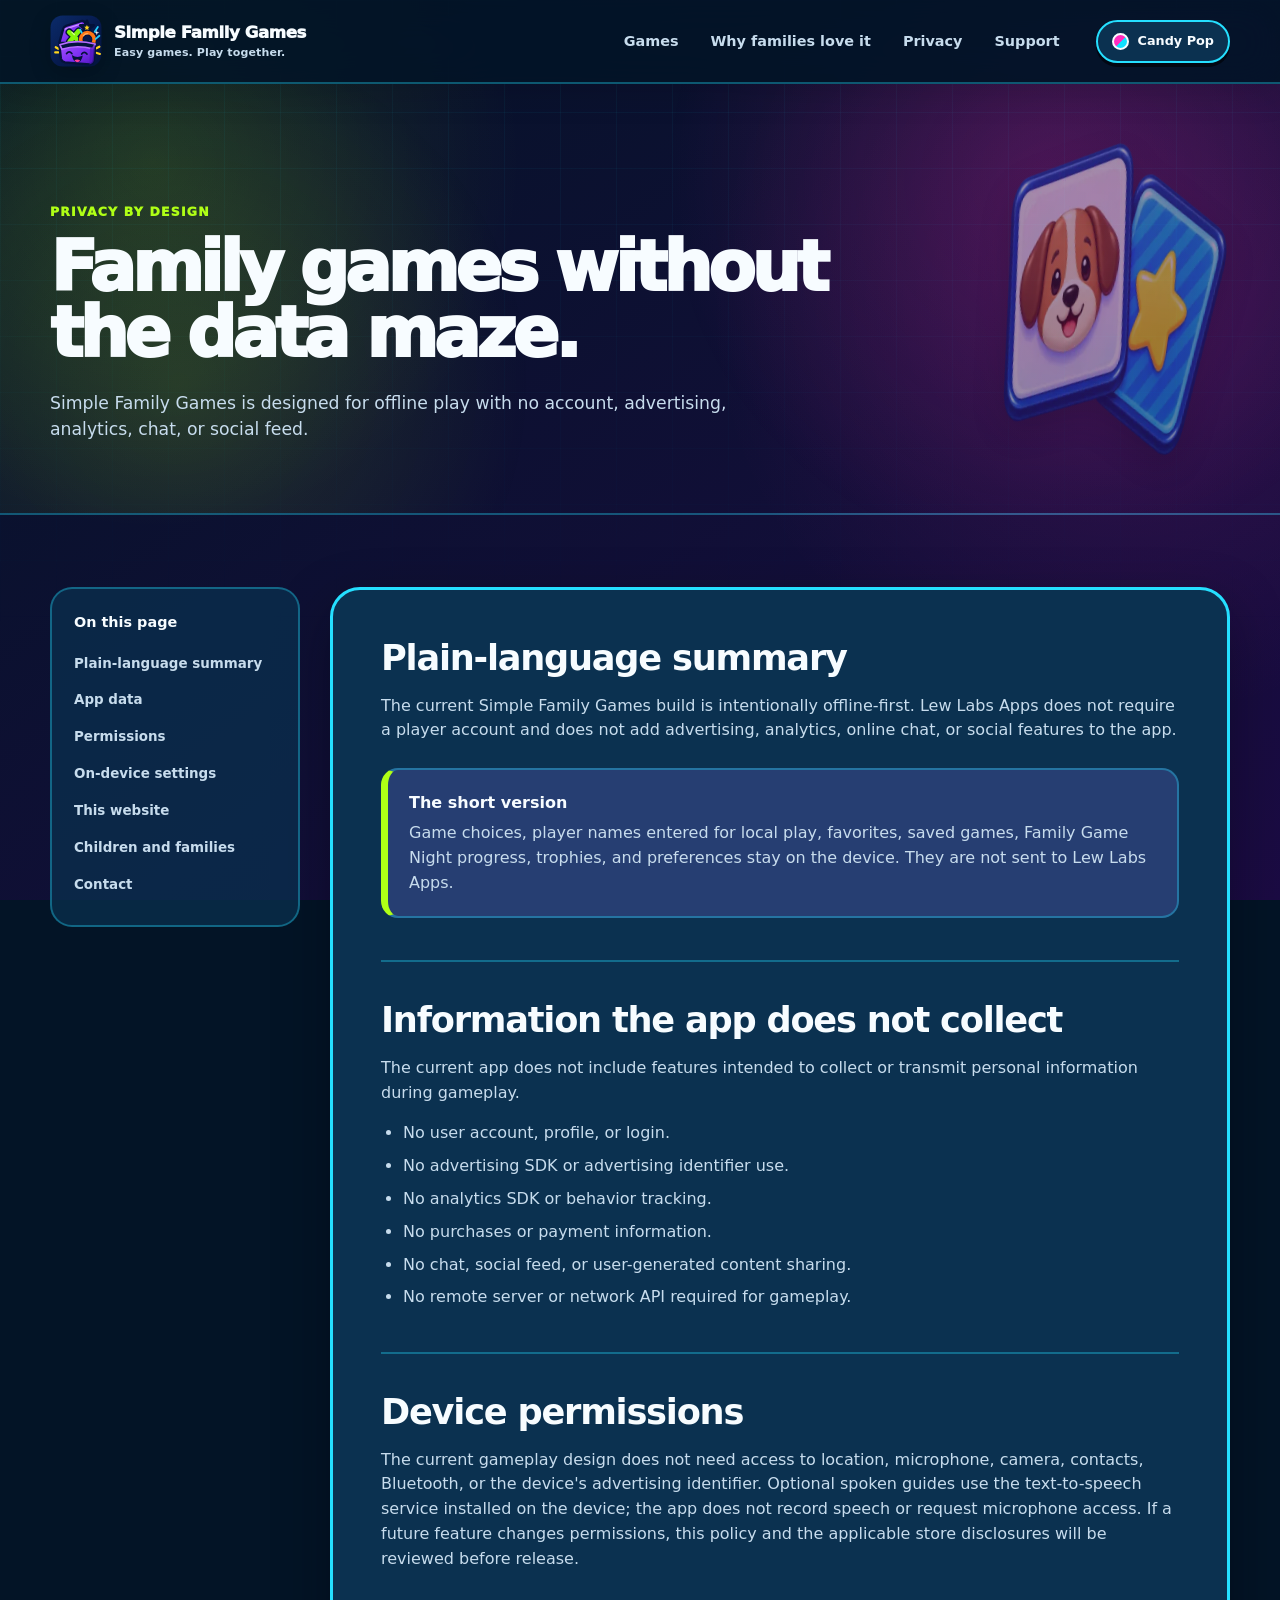
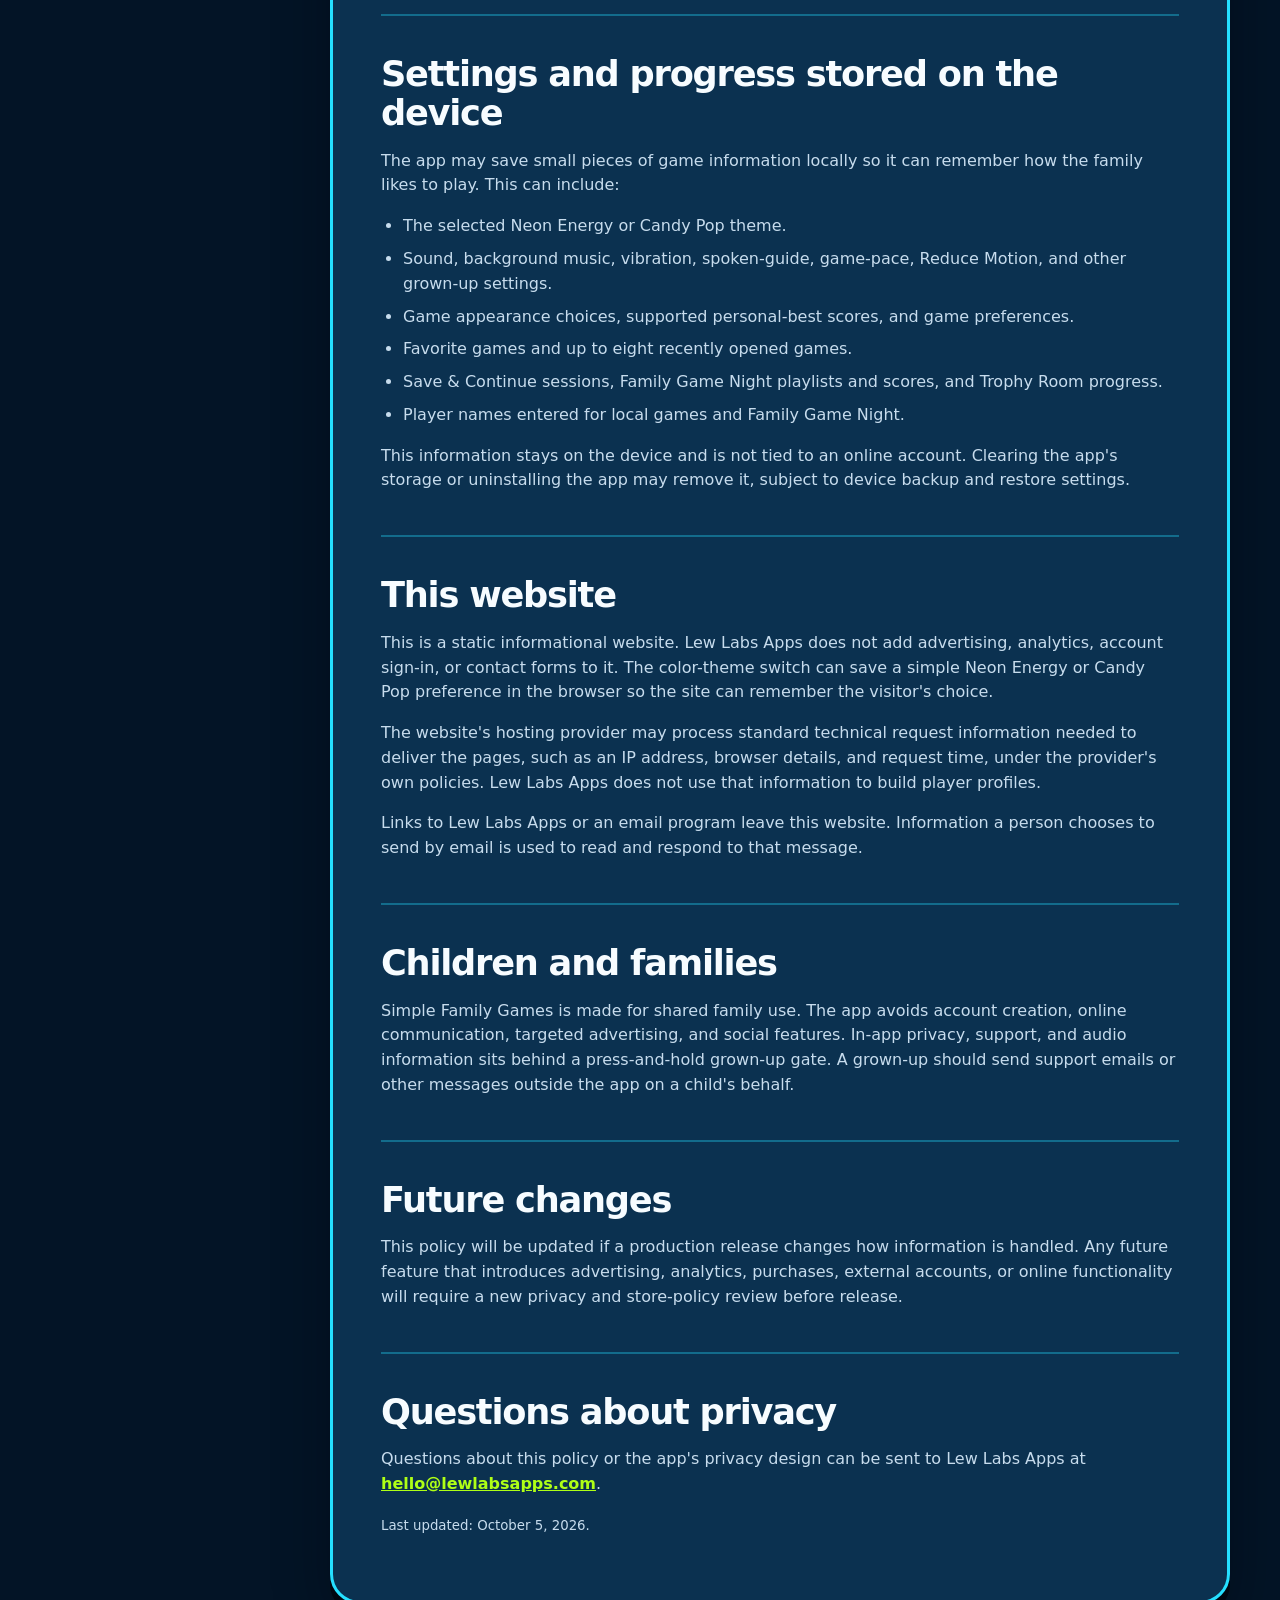
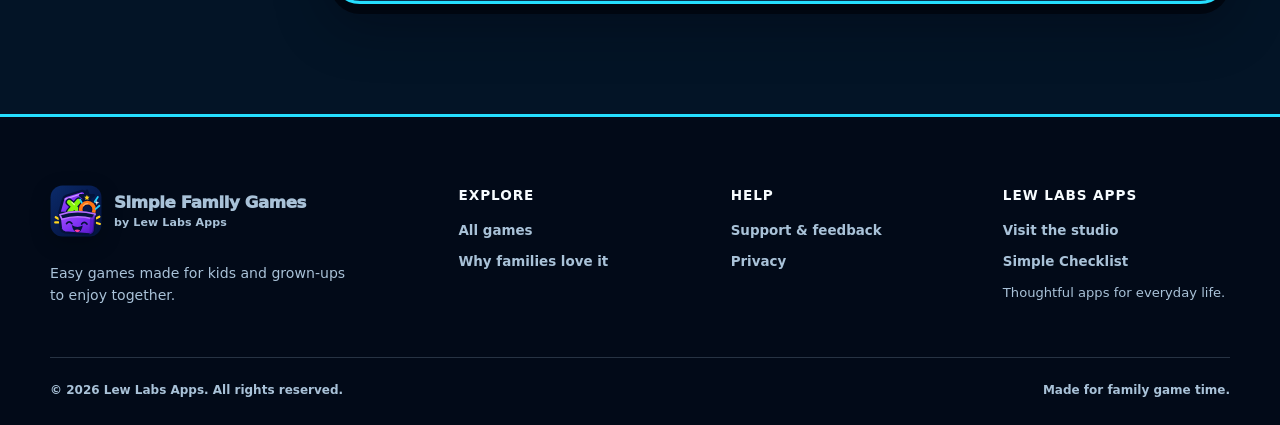
<file: privacy.html>
<!doctype html>
<html lang="en">
<head>
  <meta charset="utf-8">
  <meta name="viewport" content="width=device-width,initial-scale=1">
  <title>Privacy — Simple Family Games</title>
  <meta name="description" content="Privacy information for the Simple Family Games Android app and website.">
  <meta name="theme-color" content="#031426">
  <meta property="og:type" content="article"><meta property="og:site_name" content="Simple Family Games">
  <meta property="og:title" content="Simple Family Games Privacy"><meta property="og:description" content="How Simple Family Games handles local progress, permissions, and website data.">
  <meta property="og:url" content="https://simplefamilygames.com/privacy.html">
  <link rel="canonical" href="https://simplefamilygames.com/privacy.html">
  <link rel="icon" href="favicon.svg" type="image/svg+xml">
  <link rel="manifest" href="site.webmanifest">
  <link rel="stylesheet" href="styles.css">
</head>
<body data-theme="neon">
  <a class="skip-link" href="#main-content">Skip to privacy information</a>
  <header class="site-header">
    <div class="shell nav-wrap">
      <a class="brand" href="index.html" aria-label="Simple Family Games home"><img class="brand-mark" src="favicon.svg" alt="" width="52" height="52"><span class="brand-copy"><strong>Simple Family Games</strong><small>Easy games. Play together.</small></span></a>
      <button class="menu-button" type="button" aria-expanded="false" aria-controls="site-nav" data-menu-button><span></span><span></span><span></span><b class="sr-only">Open menu</b></button>
      <nav class="nav-links" id="site-nav" aria-label="Main navigation" data-site-nav><a href="index.html#games">Games</a><a href="index.html#family-first">Why families love it</a><a href="privacy.html" aria-current="page">Privacy</a><a href="support.html">Support</a></nav>
      <button class="theme-switch" type="button" data-theme-toggle aria-label="Switch to Candy Pop colors"><span class="theme-switch-dot" aria-hidden="true"></span><span data-theme-label>Candy Pop</span></button>
    </div>
  </header>

  <main class="page-main" id="main-content">
    <section class="page-hero">
      <div class="shell"><span class="section-kicker">Privacy by design</span><h1>Family games without the data maze.</h1><p>Simple Family Games is designed for offline play with no account, advertising, analytics, chat, or social feed.</p></div>
      <img class="page-hero-art" src="assets/game-art/memory_match.webp" alt="" width="560" height="560">
    </section>

    <section class="content-section">
      <div class="shell legal-layout">
        <aside class="page-aside" aria-label="On this page"><strong>On this page</strong><a href="#summary">Plain-language summary</a><a href="#app-data">App data</a><a href="#permissions">Permissions</a><a href="#local-data">On-device settings</a><a href="#website">This website</a><a href="#children">Children and families</a><a href="#contact">Contact</a></aside>

        <article class="legal-card">
          <section id="summary">
            <h2>Plain-language summary</h2>
            <p>The current Simple Family Games build is intentionally offline-first. Lew Labs Apps does not require a player account and does not add advertising, analytics, online chat, or social features to the app.</p>
            <div class="info-callout"><strong>The short version</strong><p>Game choices, player names entered for local play, favorites, saved games, Family Game Night progress, trophies, and preferences stay on the device. They are not sent to Lew Labs Apps.</p></div>
          </section>

          <section id="app-data">
            <h2>Information the app does not collect</h2>
            <p>The current app does not include features intended to collect or transmit personal information during gameplay.</p>
            <ul>
              <li>No user account, profile, or login.</li>
              <li>No advertising SDK or advertising identifier use.</li>
              <li>No analytics SDK or behavior tracking.</li>
              <li>No purchases or payment information.</li>
              <li>No chat, social feed, or user-generated content sharing.</li>
              <li>No remote server or network API required for gameplay.</li>
            </ul>
          </section>

          <section id="permissions">
            <h2>Device permissions</h2>
            <p>The current gameplay design does not need access to location, microphone, camera, contacts, Bluetooth, or the device's advertising identifier. Optional spoken guides use the text-to-speech service installed on the device; the app does not record speech or request microphone access. If a future feature changes permissions, this policy and the applicable store disclosures will be reviewed before release.</p>
          </section>

          <section id="local-data">
            <h2>Settings and progress stored on the device</h2>
            <p>The app may save small pieces of game information locally so it can remember how the family likes to play. This can include:</p>
            <ul>
              <li>The selected Neon Energy or Candy Pop theme.</li>
              <li>Sound, background music, vibration, spoken-guide, game-pace, Reduce Motion, and other grown-up settings.</li>
              <li>Game appearance choices, supported personal-best scores, and game preferences.</li>
              <li>Favorite games and up to eight recently opened games.</li>
              <li>Save &amp; Continue sessions, Family Game Night playlists and scores, and Trophy Room progress.</li>
              <li>Player names entered for local games and Family Game Night.</li>
            </ul>
            <p>This information stays on the device and is not tied to an online account. Clearing the app's storage or uninstalling the app may remove it, subject to device backup and restore settings.</p>
          </section>

          <section id="website">
            <h2>This website</h2>
            <p>This is a static informational website. Lew Labs Apps does not add advertising, analytics, account sign-in, or contact forms to it. The color-theme switch can save a simple Neon Energy or Candy Pop preference in the browser so the site can remember the visitor's choice.</p>
            <p>The website's hosting provider may process standard technical request information needed to deliver the pages, such as an IP address, browser details, and request time, under the provider's own policies. Lew Labs Apps does not use that information to build player profiles.</p>
            <p>Links to Lew Labs Apps or an email program leave this website. Information a person chooses to send by email is used to read and respond to that message.</p>
          </section>

          <section id="children">
            <h2>Children and families</h2>
            <p>Simple Family Games is made for shared family use. The app avoids account creation, online communication, targeted advertising, and social features. In-app privacy, support, and audio information sits behind a press-and-hold grown-up gate. A grown-up should send support emails or other messages outside the app on a child's behalf.</p>
          </section>

          <section id="changes">
            <h2>Future changes</h2>
            <p>This policy will be updated if a production release changes how information is handled. Any future feature that introduces advertising, analytics, purchases, external accounts, or online functionality will require a new privacy and store-policy review before release.</p>
          </section>

          <section id="contact">
            <h2>Questions about privacy</h2>
            <p>Questions about this policy or the app's privacy design can be sent to Lew Labs Apps at <a href="mailto:hello@lewlabsapps.com?subject=Simple%20Family%20Games%20Privacy">hello@lewlabsapps.com</a>.</p>
            <p><small>Last updated: October 5, 2026.</small></p>
          </section>
        </article>
      </div>
    </section>
  </main>

  <footer class="footer">
    <div class="shell footer-grid">
      <div class="footer-brand"><a class="brand" href="index.html"><img class="brand-mark" src="favicon.svg" alt="" width="52" height="52"><span class="brand-copy"><strong>Simple Family Games</strong><small>by Lew Labs Apps</small></span></a><p>Easy games made for kids and grown-ups to enjoy together.</p></div>
      <div><h2>Explore</h2><a href="index.html#games">All games</a><a href="index.html#family-first">Why families love it</a></div>
      <div><h2>Help</h2><a href="support.html">Support &amp; feedback</a><a href="privacy.html">Privacy</a></div>
      <div><h2>Lew Labs Apps</h2><a href="https://lewlabsapps.com/">Visit the studio</a><a href="https://lewlabsapps.com/simple-checklist.html">Simple Checklist</a><span>Thoughtful apps for everyday life.</span></div>
    </div>
    <div class="shell footer-bottom"><span>© 2026 Lew Labs Apps. All rights reserved.</span><span>Made for family game time.</span></div>
  </footer>
  <script src="script.js" defer></script>
</body>
</html>
</file>
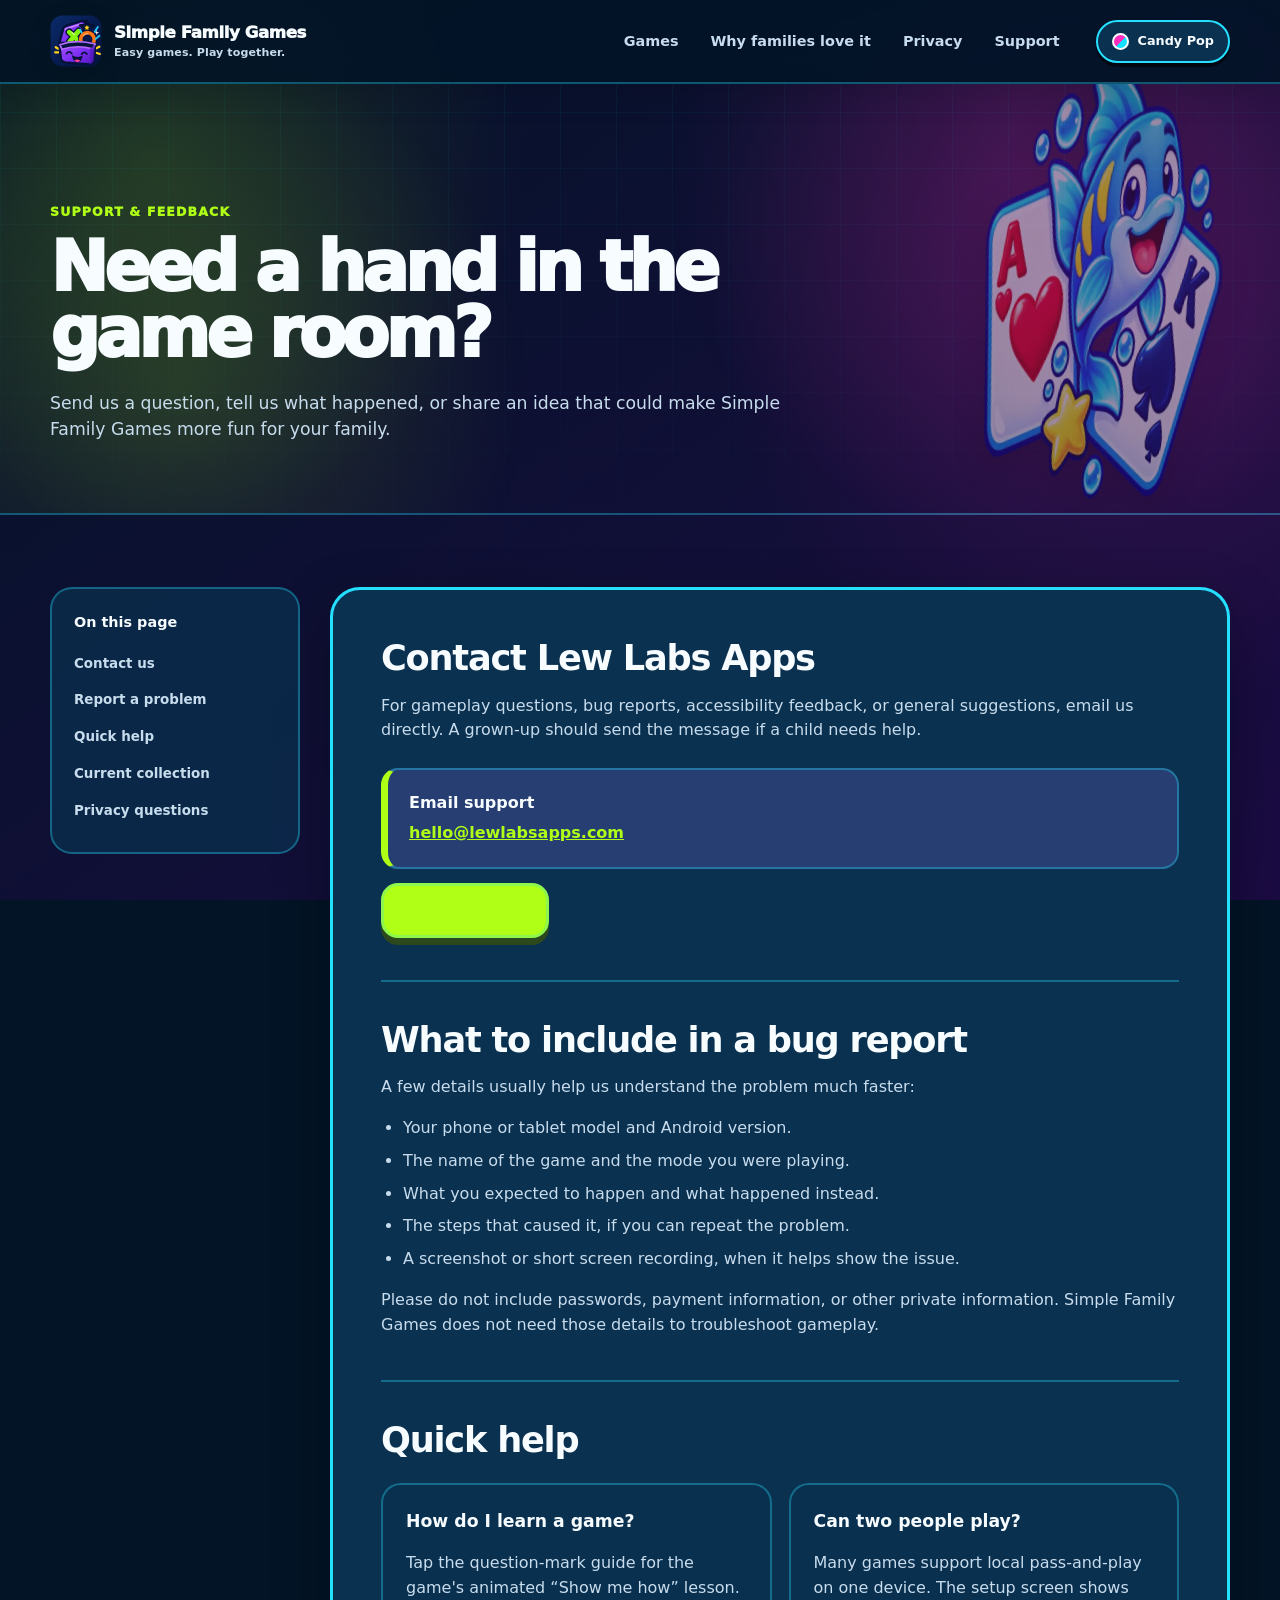
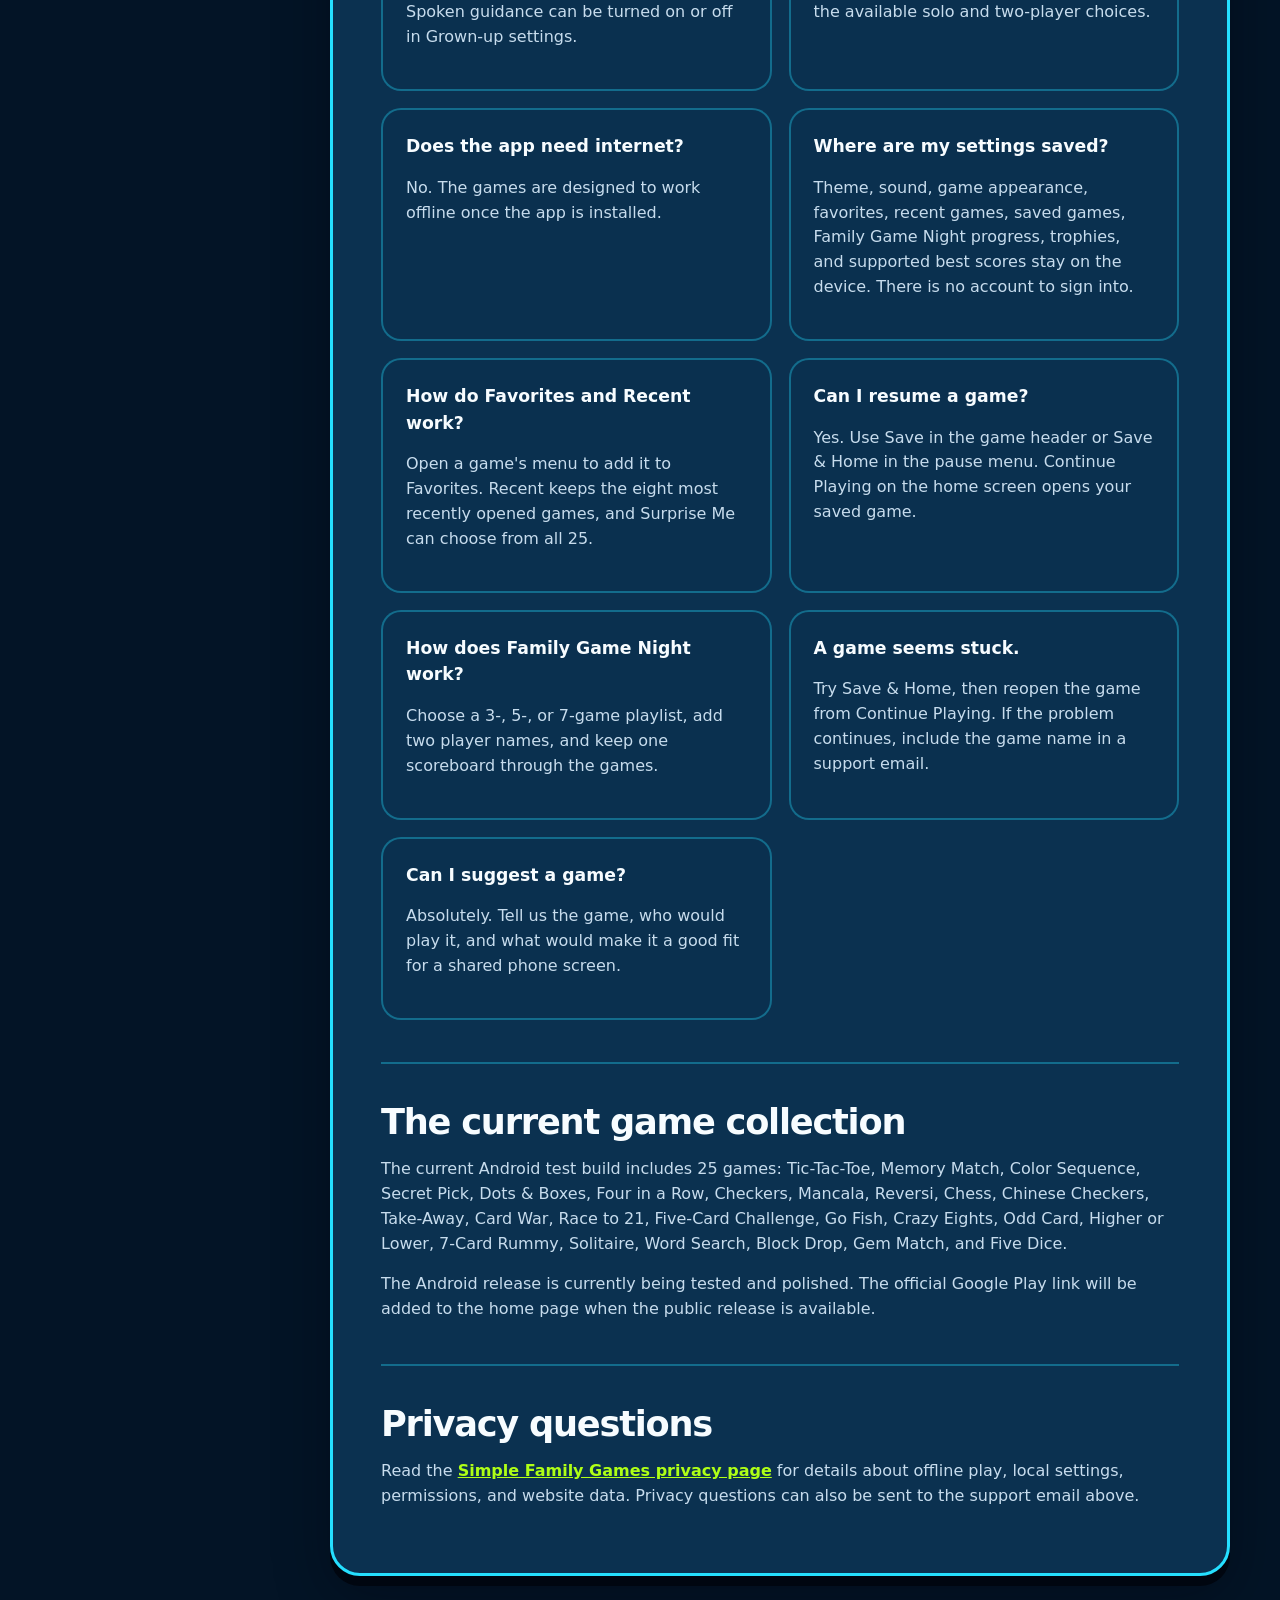
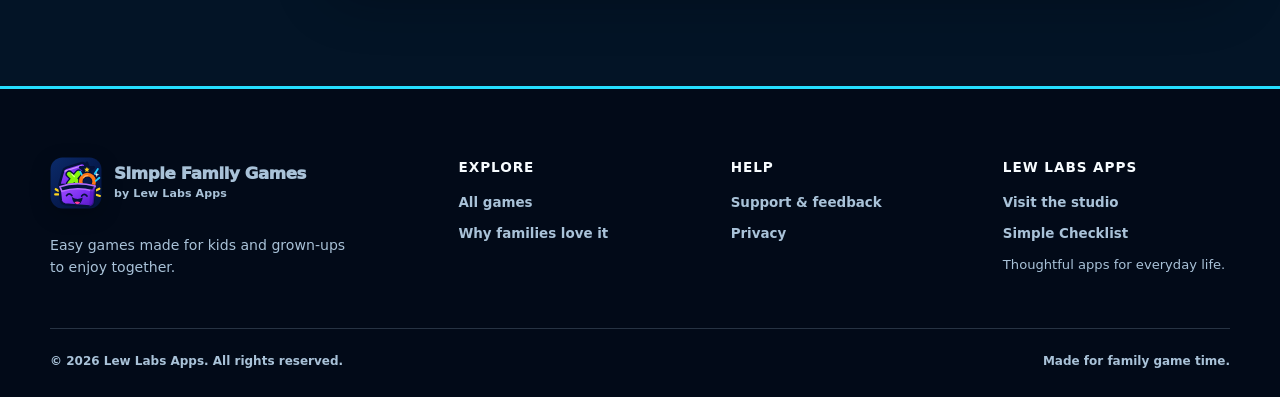
<file: support.html>
<!doctype html>
<html lang="en">
<head>
  <meta charset="utf-8">
  <meta name="viewport" content="width=device-width,initial-scale=1">
  <title>Support &amp; Feedback — Simple Family Games</title>
  <meta name="description" content="Get help, report a bug, or share feedback about Simple Family Games.">
  <meta name="theme-color" content="#031426">
  <meta property="og:type" content="website"><meta property="og:site_name" content="Simple Family Games">
  <meta property="og:title" content="Simple Family Games Support"><meta property="og:description" content="Game help, bug reports, and contact details for Simple Family Games.">
  <meta property="og:url" content="https://simplefamilygames.com/support.html">
  <link rel="canonical" href="https://simplefamilygames.com/support.html">
  <link rel="icon" href="favicon.svg" type="image/svg+xml">
  <link rel="manifest" href="site.webmanifest">
  <link rel="stylesheet" href="styles.css">
</head>
<body data-theme="neon">
  <a class="skip-link" href="#main-content">Skip to support</a>
  <header class="site-header">
    <div class="shell nav-wrap">
      <a class="brand" href="index.html" aria-label="Simple Family Games home"><img class="brand-mark" src="favicon.svg" alt="" width="52" height="52"><span class="brand-copy"><strong>Simple Family Games</strong><small>Easy games. Play together.</small></span></a>
      <button class="menu-button" type="button" aria-expanded="false" aria-controls="site-nav" data-menu-button><span></span><span></span><span></span><b class="sr-only">Open menu</b></button>
      <nav class="nav-links" id="site-nav" aria-label="Main navigation" data-site-nav><a href="index.html#games">Games</a><a href="index.html#family-first">Why families love it</a><a href="privacy.html">Privacy</a><a href="support.html" aria-current="page">Support</a></nav>
      <button class="theme-switch" type="button" data-theme-toggle aria-label="Switch to Candy Pop colors"><span class="theme-switch-dot" aria-hidden="true"></span><span data-theme-label>Candy Pop</span></button>
    </div>
  </header>

  <main class="page-main" id="main-content">
    <section class="page-hero">
      <div class="shell"><span class="section-kicker">Support &amp; feedback</span><h1>Need a hand in the game room?</h1><p>Send us a question, tell us what happened, or share an idea that could make Simple Family Games more fun for your family.</p></div>
      <img class="page-hero-art" src="assets/game-art/go_fish.webp" alt="" width="560" height="560">
    </section>

    <section class="content-section">
      <div class="shell legal-layout">
        <aside class="page-aside" aria-label="On this page"><strong>On this page</strong><a href="#contact">Contact us</a><a href="#report">Report a problem</a><a href="#quick-help">Quick help</a><a href="#collection">Current collection</a><a href="#privacy-help">Privacy questions</a></aside>

        <article class="legal-card">
          <section id="contact">
            <h2>Contact Lew Labs Apps</h2>
            <p>For gameplay questions, bug reports, accessibility feedback, or general suggestions, email us directly. A grown-up should send the message if a child needs help.</p>
            <div class="info-callout"><strong>Email support</strong><p><a href="mailto:hello@lewlabsapps.com?subject=Simple%20Family%20Games%20Support">hello@lewlabsapps.com</a></p></div>
            <a class="button button-primary contact-button" href="mailto:hello@lewlabsapps.com?subject=Simple%20Family%20Games%20Support">Start an email</a>
          </section>

          <section id="report">
            <h2>What to include in a bug report</h2>
            <p>A few details usually help us understand the problem much faster:</p>
            <ul>
              <li>Your phone or tablet model and Android version.</li>
              <li>The name of the game and the mode you were playing.</li>
              <li>What you expected to happen and what happened instead.</li>
              <li>The steps that caused it, if you can repeat the problem.</li>
              <li>A screenshot or short screen recording, when it helps show the issue.</li>
            </ul>
            <p>Please do not include passwords, payment information, or other private information. Simple Family Games does not need those details to troubleshoot gameplay.</p>
          </section>

          <section id="quick-help">
            <h2>Quick help</h2>
            <div class="support-grid">
              <div class="support-card"><h3>How do I learn a game?</h3><p>Tap the question-mark guide for the game's animated “Show me how” lesson. Spoken guidance can be turned on or off in Grown-up settings.</p></div>
              <div class="support-card"><h3>Can two people play?</h3><p>Many games support local pass-and-play on one device. The setup screen shows the available solo and two-player choices.</p></div>
              <div class="support-card"><h3>Does the app need internet?</h3><p>No. The games are designed to work offline once the app is installed.</p></div>
              <div class="support-card"><h3>Where are my settings saved?</h3><p>Theme, sound, game appearance, favorites, recent games, saved games, Family Game Night progress, trophies, and supported best scores stay on the device. There is no account to sign into.</p></div>
              <div class="support-card"><h3>How do Favorites and Recent work?</h3><p>Open a game's menu to add it to Favorites. Recent keeps the eight most recently opened games, and Surprise Me can choose from all 25.</p></div>
              <div class="support-card"><h3>Can I resume a game?</h3><p>Yes. Use Save in the game header or Save &amp; Home in the pause menu. Continue Playing on the home screen opens your saved game.</p></div>
              <div class="support-card"><h3>How does Family Game Night work?</h3><p>Choose a 3-, 5-, or 7-game playlist, add two player names, and keep one scoreboard through the games.</p></div>
              <div class="support-card"><h3>A game seems stuck.</h3><p>Try Save &amp; Home, then reopen the game from Continue Playing. If the problem continues, include the game name in a support email.</p></div>
              <div class="support-card"><h3>Can I suggest a game?</h3><p>Absolutely. Tell us the game, who would play it, and what would make it a good fit for a shared phone screen.</p></div>
            </div>
          </section>

          <section id="collection">
            <h2>The current game collection</h2>
            <p>The current Android test build includes 25 games: Tic-Tac-Toe, Memory Match, Color Sequence, Secret Pick, Dots &amp; Boxes, Four in a Row, Checkers, Mancala, Reversi, Chess, Chinese Checkers, Take-Away, Card War, Race to 21, Five-Card Challenge, Go Fish, Crazy Eights, Odd Card, Higher or Lower, 7-Card Rummy, Solitaire, Word Search, Block Drop, Gem Match, and Five Dice.</p>
            <p>The Android release is currently being tested and polished. The official Google Play link will be added to the home page when the public release is available.</p>
          </section>

          <section id="privacy-help">
            <h2>Privacy questions</h2>
            <p>Read the <a href="privacy.html">Simple Family Games privacy page</a> for details about offline play, local settings, permissions, and website data. Privacy questions can also be sent to the support email above.</p>
          </section>
        </article>
      </div>
    </section>
  </main>

  <footer class="footer">
    <div class="shell footer-grid">
      <div class="footer-brand"><a class="brand" href="index.html"><img class="brand-mark" src="favicon.svg" alt="" width="52" height="52"><span class="brand-copy"><strong>Simple Family Games</strong><small>by Lew Labs Apps</small></span></a><p>Easy games made for kids and grown-ups to enjoy together.</p></div>
      <div><h2>Explore</h2><a href="index.html#games">All games</a><a href="index.html#family-first">Why families love it</a></div>
      <div><h2>Help</h2><a href="support.html">Support &amp; feedback</a><a href="privacy.html">Privacy</a></div>
      <div><h2>Lew Labs Apps</h2><a href="https://lewlabsapps.com/">Visit the studio</a><a href="https://lewlabsapps.com/simple-checklist.html">Simple Checklist</a><span>Thoughtful apps for everyday life.</span></div>
    </div>
    <div class="shell footer-bottom"><span>© 2026 Lew Labs Apps. All rights reserved.</span><span>Made for family game time.</span></div>
  </footer>
  <script src="script.js" defer></script>
</body>
</html>
</file>
<file: styles.css>
:root {
  color-scheme: dark;
  --font-rounded: ui-rounded, "Arial Rounded MT Bold", "Trebuchet MS", system-ui, -apple-system, BlinkMacSystemFont, "Segoe UI", sans-serif;
  --font-body: Inter, ui-rounded, system-ui, -apple-system, BlinkMacSystemFont, "Segoe UI", sans-serif;
  --max: 1180px;
  --radius-xl: 36px;
  --radius-lg: 28px;
  --radius-md: 20px;
  --radius-sm: 14px;
  --header-height: 82px;
  --ease: cubic-bezier(.2,.8,.2,1);
}

body[data-theme="neon"] {
  color-scheme: dark;
  --bg-a: #031426;
  --bg-b: #1b0b43;
  --ink: #f7fcff;
  --muted: #c7dced;
  --surface: #0b3150;
  --surface-strong: #0d3d63;
  --surface-alt: #263e72;
  --surface-soft: rgba(11,49,80,.72);
  --outline: #25dfff;
  --outline-soft: rgba(37,223,255,.34);
  --primary: #afff16;
  --primary-ink: #142238;
  --secondary: #ff641f;
  --tertiary: #11dfff;
  --accent: #ff2dbe;
  --yellow: #ffd82e;
  --purple: #7b42f5;
  --red: #ff3f55;
  --header-bg: rgba(3,20,38,.88);
  --deep: #020a18;
  --shadow-color: rgba(0,4,11,.72);
  --panel-shadow: 0 20px 54px rgba(0,4,11,.34);
  --grid-line: rgba(37,223,255,.12);
}

body[data-theme="candy"] {
  color-scheme: light;
  --bg-a: #ffe4f7;
  --bg-b: #cff5ff;
  --ink: #2d0848;
  --muted: #5c276c;
  --surface: #ffffff;
  --surface-strong: #fff8fd;
  --surface-alt: #ffcdeb;
  --surface-soft: rgba(255,255,255,.78);
  --outline: #43085f;
  --outline-soft: rgba(67,8,95,.2);
  --primary: #ff1493;
  --primary-ink: #ffffff;
  --secondary: #008fd4;
  --tertiary: #00bfe8;
  --accent: #7c3aed;
  --yellow: #ffcf24;
  --purple: #6d28d9;
  --red: #ef285d;
  --header-bg: rgba(255,239,249,.9);
  --deep: #2d0848;
  --shadow-color: rgba(74,12,101,.25);
  --panel-shadow: 0 20px 54px rgba(74,12,101,.15);
  --grid-line: rgba(67,8,95,.08);
}

* {
  box-sizing: border-box;
}

html {
  scroll-behavior: smooth;
  scroll-padding-top: calc(var(--header-height) + 22px);
}

body {
  margin: 0;
  min-width: 320px;
  background: var(--bg-a);
  color: var(--ink);
  font-family: var(--font-body);
  line-height: 1.55;
  overflow-x: hidden;
  transition: color .25s ease, background .25s ease;
}

body::before {
  content: "";
  position: fixed;
  inset: 0;
  z-index: -2;
  pointer-events: none;
  background:
    radial-gradient(circle at 12% 18%, color-mix(in srgb, var(--primary) 13%, transparent), transparent 23rem),
    radial-gradient(circle at 88% 34%, color-mix(in srgb, var(--accent) 14%, transparent), transparent 26rem),
    linear-gradient(145deg, var(--bg-a), var(--bg-b));
}

body::after {
  content: "";
  position: fixed;
  inset: 0;
  z-index: -1;
  pointer-events: none;
  opacity: .48;
  background-image:
    linear-gradient(var(--grid-line) 1px, transparent 1px),
    linear-gradient(90deg, var(--grid-line) 1px, transparent 1px);
  background-size: 56px 56px;
  mask-image: linear-gradient(to bottom, black, transparent 75%);
}

img {
  display: block;
  max-width: 100%;
}

a {
  color: inherit;
}

button,
a {
  -webkit-tap-highlight-color: transparent;
}

button,
input,
textarea,
select {
  font: inherit;
}

button {
  color: inherit;
}

[hidden] {
  display: none !important;
}

.shell {
  width: min(calc(100% - 40px), var(--max));
  margin-inline: auto;
}

.sr-only {
  position: absolute;
  width: 1px;
  height: 1px;
  padding: 0;
  margin: -1px;
  overflow: hidden;
  clip: rect(0,0,0,0);
  white-space: nowrap;
  border: 0;
}

.skip-link {
  position: fixed;
  z-index: 100;
  left: 16px;
  top: 12px;
  transform: translateY(-140%);
  padding: 12px 18px;
  border: 3px solid var(--outline);
  border-radius: 12px;
  background: var(--surface);
  color: var(--ink);
  font-weight: 900;
  text-decoration: none;
  transition: transform .2s ease;
}

.skip-link:focus {
  transform: translateY(0);
}

:focus-visible {
  outline: 4px solid var(--yellow);
  outline-offset: 4px;
}

.site-header {
  position: sticky;
  top: 0;
  z-index: 50;
  min-height: var(--header-height);
  border-bottom: 2px solid var(--outline-soft);
  background: var(--header-bg);
  box-shadow: 0 10px 34px rgba(0,0,0,.12);
  backdrop-filter: blur(18px) saturate(1.25);
  -webkit-backdrop-filter: blur(18px) saturate(1.25);
}

.nav-wrap {
  min-height: var(--header-height);
  display: flex;
  align-items: center;
  gap: 24px;
}

.brand {
  display: inline-flex;
  align-items: center;
  gap: 12px;
  flex: 0 0 auto;
  color: var(--ink);
  text-decoration: none;
}

.brand-mark {
  width: 52px;
  height: 52px;
  filter: drop-shadow(0 6px 10px rgba(0,0,0,.22));
}

.brand-copy {
  display: flex;
  flex-direction: column;
  line-height: 1.08;
}

.brand-copy strong {
  font-family: var(--font-rounded);
  font-size: 1.04rem;
  font-weight: 950;
  letter-spacing: -.025em;
}

.brand-copy small {
  margin-top: 5px;
  color: var(--muted);
  font-size: .69rem;
  font-weight: 800;
  letter-spacing: .01em;
}

.nav-links {
  display: flex;
  align-items: center;
  justify-content: center;
  gap: 8px;
  margin-left: auto;
}

.nav-links a {
  padding: 10px 12px;
  border-radius: 12px;
  color: var(--muted);
  font-size: .9rem;
  font-weight: 850;
  text-decoration: none;
  transition: background .18s ease, color .18s ease, transform .18s ease;
}

.nav-links a:hover {
  color: var(--ink);
  background: var(--surface-soft);
  transform: translateY(-1px);
}

.theme-switch {
  min-height: 43px;
  display: inline-flex;
  align-items: center;
  gap: 9px;
  padding: 0 14px;
  border: 2px solid var(--outline);
  border-radius: 999px;
  background: var(--surface);
  box-shadow: 0 4px 0 var(--shadow-color);
  font-size: .8rem;
  font-weight: 900;
  cursor: pointer;
  transition: transform .18s ease, box-shadow .18s ease;
}

.theme-switch:hover {
  transform: translateY(-2px);
  box-shadow: 0 6px 0 var(--shadow-color);
}

.theme-switch-dot {
  width: 17px;
  height: 17px;
  border: 2px solid var(--ink);
  border-radius: 50%;
  background: linear-gradient(135deg, var(--accent) 0 50%, var(--tertiary) 50%);
}

.menu-button {
  display: none;
  width: 46px;
  height: 46px;
  align-items: center;
  justify-content: center;
  flex-direction: column;
  gap: 5px;
  margin-left: auto;
  border: 2px solid var(--outline);
  border-radius: 14px;
  background: var(--surface);
  cursor: pointer;
}

.menu-button span {
  width: 22px;
  height: 3px;
  border-radius: 99px;
  background: var(--ink);
  transition: transform .2s ease, opacity .2s ease;
}

.hero {
  position: relative;
  overflow: hidden;
  padding: clamp(64px,8vw,112px) 0 0;
}

.hero::before {
  content: "";
  position: absolute;
  width: 560px;
  height: 560px;
  top: -180px;
  right: -140px;
  border-radius: 50%;
  border: 100px solid color-mix(in srgb, var(--tertiary) 9%, transparent);
  filter: blur(1px);
  pointer-events: none;
}

.hero::after {
  content: "";
  position: absolute;
  width: 420px;
  height: 420px;
  left: -270px;
  bottom: 80px;
  border-radius: 50%;
  background: color-mix(in srgb, var(--accent) 12%, transparent);
  filter: blur(30px);
  pointer-events: none;
}

.hero-grid {
  position: relative;
  z-index: 2;
  display: grid;
  grid-template-columns: minmax(0,1fr) minmax(430px,.92fr);
  align-items: center;
  gap: clamp(44px,7vw,92px);
}

.kicker,
.section-kicker {
  display: inline-flex;
  align-items: center;
  gap: 9px;
  color: var(--primary);
  font-size: .78rem;
  font-weight: 950;
  letter-spacing: .095em;
  text-transform: uppercase;
}

.kicker {
  padding: 7px 13px 7px 8px;
  border: 2px solid var(--outline-soft);
  border-radius: 999px;
  background: var(--surface-soft);
}

.kicker span {
  display: grid;
  width: 31px;
  height: 31px;
  place-items: center;
  border-radius: 50%;
  background: var(--primary);
  color: var(--primary-ink);
  box-shadow: 0 3px 0 var(--shadow-color);
  font-size: .82rem;
}

.hero h1 {
  max-width: 720px;
  margin: 24px 0 25px;
  font-family: var(--font-rounded);
  font-size: clamp(3.85rem,7.8vw,7.2rem);
  font-weight: 950;
  letter-spacing: -.075em;
  line-height: .84;
}

.hero h1 em {
  color: var(--primary);
  font-style: normal;
  text-shadow: 0 6px 0 color-mix(in srgb, var(--outline) 28%, transparent);
}

.hero-copy > p {
  max-width: 660px;
  margin: 0;
  color: var(--muted);
  font-size: clamp(1.06rem,1.8vw,1.28rem);
  line-height: 1.65;
}

.hero-actions {
  display: flex;
  align-items: center;
  flex-wrap: wrap;
  gap: 13px;
  margin-top: 30px;
}

.button {
  min-height: 55px;
  display: inline-flex;
  align-items: center;
  justify-content: center;
  gap: 12px;
  padding: 0 21px;
  border: 3px solid var(--outline);
  border-radius: 17px;
  font-family: var(--font-rounded);
  font-size: .94rem;
  font-weight: 950;
  text-align: center;
  text-decoration: none;
  transition: transform .18s var(--ease), box-shadow .18s var(--ease), background .18s ease;
}

.button:hover {
  transform: translateY(-3px);
}

.button-primary {
  border-color: color-mix(in srgb, var(--primary) 76%, var(--outline));
  background: var(--primary);
  color: var(--primary-ink);
  box-shadow: 0 7px 0 color-mix(in srgb, var(--primary) 24%, var(--shadow-color));
}

.button-primary:hover {
  box-shadow: 0 10px 0 color-mix(in srgb, var(--primary) 24%, var(--shadow-color));
}

.button-primary b {
  font-size: 1.25rem;
}

.button-ghost {
  background: var(--surface-soft);
  color: var(--ink);
  box-shadow: 0 7px 0 var(--shadow-color);
}

.button-ghost:hover {
  background: var(--surface);
  box-shadow: 0 10px 0 var(--shadow-color);
}

.trust-chips {
  display: flex;
  flex-wrap: wrap;
  gap: 9px;
  margin-top: 27px;
}

.trust-chips span {
  display: inline-flex;
  align-items: center;
  gap: 7px;
  padding: 7px 10px;
  border: 1px solid var(--outline-soft);
  border-radius: 999px;
  background: color-mix(in srgb, var(--surface) 75%, transparent);
  color: var(--muted);
  font-size: .78rem;
  font-weight: 800;
}

.trust-chips b {
  color: var(--primary);
}

.hero-showcase {
  position: relative;
  min-height: 670px;
  display: grid;
  place-items: center;
}

.app-device {
  position: relative;
  z-index: 3;
  width: min(420px,88vw);
  min-height: 645px;
  padding: 30px 22px 24px;
  border: 7px solid var(--outline);
  border-radius: 52px;
  background:
    radial-gradient(circle at 20% 4%, color-mix(in srgb, var(--accent) 20%, transparent), transparent 12rem),
    linear-gradient(155deg, var(--bg-a), var(--bg-b));
  box-shadow:
    15px 19px 0 var(--shadow-color),
    0 0 0 4px var(--deep),
    0 0 48px color-mix(in srgb, var(--outline) 24%, transparent);
  transform: rotate(2deg);
}

.device-speaker {
  position: absolute;
  top: 10px;
  left: 50%;
  width: 62px;
  height: 6px;
  transform: translateX(-50%);
  border-radius: 999px;
  background: color-mix(in srgb, var(--muted) 40%, transparent);
}

.device-topbar {
  display: flex;
  align-items: center;
  justify-content: space-between;
  gap: 14px;
  padding: 8px 8px 17px;
}

.device-topbar div {
  display: flex;
  flex-direction: column;
}

.device-topbar span {
  color: var(--muted);
  font-size: .76rem;
  font-weight: 800;
}

.device-topbar strong {
  font-family: var(--font-rounded);
  font-size: 1.55rem;
  line-height: 1.1;
}

.device-shortcuts {
  display: grid;
  grid-template-columns: repeat(3,1fr);
  gap: 7px;
  margin-bottom: 13px;
}

.device-shortcuts span {
  min-width: 0;
  display: flex;
  align-items: center;
  justify-content: center;
  gap: 4px;
  padding: 7px 4px;
  border: 2px solid var(--yellow);
  border-radius: 13px;
  background: var(--surface);
  color: var(--yellow);
  box-shadow: 0 4px 0 var(--shadow-color);
  font-family: var(--font-rounded);
  font-size: .77rem;
  font-weight: 950;
  white-space: nowrap;
}

.device-shortcuts span:nth-child(2) {
  border-color: var(--tertiary);
  color: var(--tertiary);
}

.device-shortcuts span:nth-child(3) {
  border-color: var(--accent);
  color: var(--accent);
}

.device-shortcuts small {
  overflow: hidden;
  color: var(--ink);
  font-size: .53rem;
  text-overflow: ellipsis;
}

.device-grid {
  display: grid;
  grid-template-columns: 1fr 1fr;
  gap: 12px;
}

.device-game {
  min-width: 0;
  padding: 10px 8px 12px;
  border: 3px solid var(--outline);
  border-radius: 22px;
  background: var(--surface);
  box-shadow: 0 7px 0 var(--shadow-color);
  text-align: center;
}

.device-game:nth-child(2) {
  border-color: var(--accent);
}

.device-game:nth-child(3) {
  border-color: var(--primary);
}

.device-game:nth-child(4) {
  border-color: var(--secondary);
}

.device-game img {
  width: 100%;
  aspect-ratio: 1;
  object-fit: contain;
  filter: drop-shadow(0 5px 8px rgba(0,0,0,.26));
}

.device-game span {
  display: block;
  overflow: hidden;
  color: var(--ink);
  font-family: var(--font-rounded);
  font-size: .75rem;
  font-weight: 950;
  text-overflow: ellipsis;
  white-space: nowrap;
}

.device-tabs {
  display: grid;
  grid-template-columns: repeat(4,1fr);
  gap: 4px;
  margin-top: 18px;
  padding: 8px;
  border: 2px solid var(--outline-soft);
  border-radius: 20px;
  background: var(--surface-soft);
}

.device-tabs span {
  display: flex;
  flex-direction: column;
  align-items: center;
  gap: 2px;
  padding: 5px;
  color: var(--muted);
  font-size: 1.05rem;
}

.device-tabs span.active {
  color: var(--yellow);
}

.device-tabs small {
  font-size: .57rem;
  font-weight: 900;
}

.floating-art {
  position: absolute;
  z-index: 4;
  display: grid;
  place-items: center;
  border: 4px solid var(--outline);
  background: var(--surface);
  box-shadow: 8px 10px 0 var(--shadow-color);
}

.floating-art img {
  width: 100%;
  height: 100%;
  object-fit: contain;
}

.floating-art-left {
  width: 132px;
  height: 132px;
  left: -34px;
  top: 84px;
  border-radius: 34px;
  transform: rotate(-11deg);
  animation: hover-a 5.5s ease-in-out infinite;
}

.floating-art-right {
  width: 116px;
  height: 116px;
  right: -25px;
  bottom: 98px;
  border-color: var(--primary);
  border-radius: 50%;
  transform: rotate(10deg);
  animation: hover-b 6s ease-in-out infinite;
}

.hero-spark {
  position: absolute;
  z-index: 1;
  display: grid;
  place-items: center;
  color: var(--yellow);
  font-family: var(--font-rounded);
  font-weight: 950;
  text-shadow: 0 4px 0 var(--shadow-color);
  pointer-events: none;
}

.hero-spark-one {
  top: 125px;
  left: 3vw;
  font-size: 3.8rem;
  transform: rotate(-12deg);
}

.hero-spark-two {
  right: 4vw;
  top: 115px;
  color: var(--primary);
  font-size: 4.5rem;
  transform: rotate(13deg);
}

.hero-spark-three {
  left: 45%;
  bottom: 105px;
  color: var(--accent);
  font-size: 4rem;
}

@keyframes hover-a {
  0%,100% { transform: translateY(0) rotate(-11deg); }
  50% { transform: translateY(-12px) rotate(-8deg); }
}

@keyframes hover-b {
  0%,100% { transform: translateY(0) rotate(10deg); }
  50% { transform: translateY(12px) rotate(14deg); }
}

.hero-stats {
  position: relative;
  z-index: 3;
  display: grid;
  grid-template-columns: repeat(4,1fr);
  margin-top: 68px;
  border: 3px solid var(--outline);
  border-bottom: 0;
  border-radius: 30px 30px 0 0;
  background: var(--surface);
  box-shadow: 0 -8px 0 color-mix(in srgb, var(--outline) 12%, transparent);
  overflow: hidden;
}

.hero-stats div {
  min-height: 112px;
  display: flex;
  align-items: center;
  justify-content: center;
  gap: 12px;
  padding: 20px;
  border-right: 2px solid var(--outline-soft);
}

.hero-stats div:last-child {
  border-right: 0;
}

.hero-stats strong {
  color: var(--primary);
  font-family: var(--font-rounded);
  font-size: 2.55rem;
  line-height: 1;
}

.hero-stats span {
  max-width: 96px;
  color: var(--muted);
  font-size: .83rem;
  font-weight: 900;
  line-height: 1.25;
  text-transform: uppercase;
}

.section {
  position: relative;
  padding: clamp(76px,9vw,126px) 0;
}

.games-section {
  border-top: 2px solid var(--outline-soft);
  background:
    radial-gradient(circle at 100% 5%, color-mix(in srgb, var(--accent) 11%, transparent), transparent 28rem),
    linear-gradient(180deg, color-mix(in srgb, var(--surface) 24%, var(--bg-a)), var(--bg-a));
}

.section-heading {
  display: flex;
  align-items: flex-end;
  justify-content: space-between;
  gap: 54px;
  margin-bottom: 38px;
}

.section-heading h2,
.themes-copy h2,
.cta-copy h2,
.page-hero h1,
.not-found h1 {
  margin: 10px 0 0;
  font-family: var(--font-rounded);
  font-size: clamp(2.65rem,5.4vw,5.2rem);
  font-weight: 950;
  letter-spacing: -.06em;
  line-height: .96;
}

.section-heading > p {
  max-width: 550px;
  margin: 0;
  color: var(--muted);
  font-size: 1.03rem;
}

.game-toolbar {
  display: flex;
  align-items: center;
  justify-content: space-between;
  gap: 24px;
  margin-bottom: 27px;
}

.game-tools {
  min-width: 0;
  display: flex;
  flex-direction: column;
  gap: 13px;
}

.game-search {
  width: min(100%,380px);
  min-height: 49px;
  display: flex;
  align-items: center;
  gap: 10px;
  padding: 0 15px;
  border: 2px solid var(--outline-soft);
  border-radius: 16px;
  background: var(--surface);
  box-shadow: 0 5px 0 color-mix(in srgb, var(--outline) 9%, var(--shadow-color));
  color: var(--tertiary);
  cursor: text;
  transition: border-color .18s ease, box-shadow .18s ease;
}

.game-search:focus-within {
  border-color: var(--primary);
  box-shadow: 0 5px 0 color-mix(in srgb, var(--primary) 24%, var(--shadow-color));
}

.game-search > span[aria-hidden] {
  font-family: var(--font-rounded);
  font-size: 1.5rem;
  font-weight: 950;
  line-height: 1;
}

.game-search input {
  min-width: 0;
  width: 100%;
  border: 0;
  outline: 0;
  background: transparent;
  color: var(--ink);
  font-size: .93rem;
  font-weight: 800;
}

.game-search input::placeholder {
  color: var(--muted);
  opacity: .9;
}

.filter-row {
  display: flex;
  flex-wrap: wrap;
  gap: 9px;
}

.filter-button {
  min-height: 45px;
  padding: 0 15px;
  border: 2px solid var(--outline-soft);
  border-radius: 14px;
  background: var(--surface-soft);
  color: var(--muted);
  font-size: .82rem;
  font-weight: 900;
  cursor: pointer;
  transition: transform .18s ease, color .18s ease, background .18s ease, border-color .18s ease;
}

.filter-button:hover {
  transform: translateY(-2px);
  color: var(--ink);
  border-color: var(--outline);
}

.filter-button.active {
  border-color: var(--primary);
  background: var(--primary);
  color: var(--primary-ink);
  box-shadow: 0 5px 0 color-mix(in srgb, var(--primary) 24%, var(--shadow-color));
}

.filter-button span {
  display: inline-grid;
  min-width: 25px;
  height: 25px;
  place-items: center;
  margin-left: 4px;
  border-radius: 999px;
  background: color-mix(in srgb, var(--surface) 72%, transparent);
}

.filter-status {
  flex: 0 0 auto;
  max-width: 260px;
  margin: 0;
  color: var(--muted);
  font-size: .82rem;
  font-weight: 800;
  text-align: right;
}

.no-results {
  margin: 28px 0 0;
  padding: 24px;
  border: 2px dashed var(--outline);
  border-radius: var(--radius-md);
  background: var(--surface-soft);
  color: var(--muted);
  font-weight: 850;
  text-align: center;
}

.game-grid {
  display: grid;
  grid-template-columns: repeat(3,minmax(0,1fr));
  gap: 21px;
}

.game-card {
  --tile: var(--tertiary);
  position: relative;
  min-width: 0;
  display: flex;
  flex-direction: column;
  border: 3px solid color-mix(in srgb, var(--tile) 82%, var(--outline));
  border-radius: var(--radius-lg);
  background: var(--surface);
  box-shadow: 0 9px 0 color-mix(in srgb, var(--tile) 19%, var(--shadow-color)), var(--panel-shadow);
  overflow: hidden;
  transition: transform .24s var(--ease), box-shadow .24s var(--ease);
}

.game-card:hover {
  transform: translateY(-7px) rotate(-.2deg);
  box-shadow: 0 15px 0 color-mix(in srgb, var(--tile) 22%, var(--shadow-color)), 0 26px 58px rgba(0,0,0,.26);
}

.tone-lime { --tile: #afff16; }
.tone-pink { --tile: #ff2dbe; }
.tone-cyan { --tile: #11dfff; }
.tone-purple { --tile: #9552ff; }
.tone-orange { --tile: #ff641f; }
.tone-blue { --tile: #288cff; }
.tone-yellow { --tile: #ffd82e; }
.tone-red { --tile: #ff3f55; }

.game-art {
  position: relative;
  min-height: 260px;
  display: grid;
  place-items: center;
  padding: 19px;
  background:
    radial-gradient(circle at 50% 44%, color-mix(in srgb, var(--tile) 27%, transparent), transparent 45%),
    linear-gradient(145deg, color-mix(in srgb, var(--surface-alt) 72%, var(--bg-a)), color-mix(in srgb, var(--bg-b) 78%, var(--surface)));
  overflow: hidden;
}

.game-art::after {
  content: "";
  position: absolute;
  inset: 0;
  background-image:
    linear-gradient(color-mix(in srgb, var(--tile) 8%, transparent) 1px, transparent 1px),
    linear-gradient(90deg, color-mix(in srgb, var(--tile) 8%, transparent) 1px, transparent 1px);
  background-size: 28px 28px;
  mask-image: linear-gradient(to bottom, rgba(0,0,0,.7), transparent);
  pointer-events: none;
}

.game-art img {
  position: relative;
  z-index: 2;
  width: min(230px,88%);
  aspect-ratio: 1;
  object-fit: contain;
  filter: drop-shadow(0 12px 10px rgba(0,0,0,.32));
  transition: transform .3s var(--ease);
}

.game-card:hover .game-art img {
  transform: scale(1.055) rotate(1deg);
}

.game-content {
  flex: 1;
  padding: 23px 23px 25px;
}

.game-meta {
  min-height: 26px;
  display: flex;
  align-items: center;
  justify-content: space-between;
  gap: 12px;
}

.game-meta span {
  color: var(--tile);
  font-size: .67rem;
  font-weight: 950;
  letter-spacing: .075em;
  text-transform: uppercase;
}

body[data-theme="candy"] .game-meta span {
  color: color-mix(in srgb, var(--tile) 72%, var(--ink));
}

.game-meta b {
  color: var(--muted);
  font-size: .64rem;
  font-weight: 800;
  text-align: right;
}

.game-card h3 {
  margin: 11px 0 8px;
  font-family: var(--font-rounded);
  font-size: 1.5rem;
  font-weight: 950;
  letter-spacing: -.03em;
  line-height: 1.05;
}

.game-card p {
  margin: 0;
  color: var(--muted);
  font-size: .91rem;
  line-height: 1.58;
}

.new-ribbon {
  position: absolute;
  z-index: 8;
  top: 15px;
  right: 15px;
  padding: 6px 11px;
  border: 2px solid var(--ink);
  border-radius: 999px;
  background: var(--yellow);
  color: #251100;
  box-shadow: 0 4px 0 var(--shadow-color);
  font-family: var(--font-rounded);
  font-size: .7rem;
  font-weight: 950;
  letter-spacing: .08em;
  text-transform: uppercase;
}

.family-section {
  border-top: 2px solid var(--outline-soft);
  background:
    radial-gradient(circle at 12% 10%, color-mix(in srgb, var(--primary) 14%, transparent), transparent 23rem),
    radial-gradient(circle at 85% 90%, color-mix(in srgb, var(--accent) 12%, transparent), transparent 27rem);
}

.centered-heading {
  max-width: 820px;
  align-items: center;
  flex-direction: column;
  gap: 18px;
  margin-inline: auto;
  text-align: center;
}

.centered-heading > p {
  max-width: 680px;
}

.feature-grid {
  display: grid;
  grid-template-columns: repeat(3,1fr);
  gap: 18px;
}

.feature-card {
  padding: 26px;
  border: 2px solid var(--outline-soft);
  border-radius: var(--radius-lg);
  background: var(--surface-soft);
  box-shadow: 0 7px 0 color-mix(in srgb, var(--outline) 10%, var(--shadow-color));
}

.feature-icon {
  width: 58px;
  height: 58px;
  display: grid;
  place-items: center;
  border: 3px solid var(--ink);
  border-radius: 18px;
  box-shadow: 4px 5px 0 var(--shadow-color);
  color: #12213a;
  font-family: var(--font-rounded);
  font-size: 1.25rem;
  font-weight: 950;
}

.lime-icon { background: #afff16; }
.orange-icon { background: #ff7b2a; }
.cyan-icon { background: #25dfff; }
.pink-icon { background: #ff49bd; }
.purple-icon { background: #a86cff; color: white; }
.yellow-icon { background: #ffd82e; }

.feature-card h3 {
  margin: 20px 0 8px;
  font-family: var(--font-rounded);
  font-size: 1.22rem;
  letter-spacing: -.025em;
}

.feature-card p {
  margin: 0;
  color: var(--muted);
  font-size: .92rem;
}

.themes-section {
  overflow: hidden;
  border-block: 2px solid var(--outline-soft);
  background:
    linear-gradient(125deg, color-mix(in srgb, var(--purple) 24%, var(--bg-a)), color-mix(in srgb, var(--tertiary) 10%, var(--bg-b)));
}

.themes-layout {
  display: grid;
  grid-template-columns: .8fr 1.2fr;
  align-items: center;
  gap: clamp(46px,7vw,90px);
}

.themes-copy h2 {
  max-width: 560px;
}

.themes-copy > p {
  max-width: 530px;
  margin: 23px 0 0;
  color: var(--muted);
  font-size: 1.04rem;
}

.theme-actions {
  display: flex;
  flex-wrap: wrap;
  gap: 10px;
  margin-top: 28px;
}

.palette-button {
  min-height: 51px;
  display: inline-flex;
  align-items: center;
  gap: 10px;
  padding: 0 16px;
  border: 3px solid var(--outline-soft);
  border-radius: 15px;
  background: var(--surface);
  color: var(--ink);
  font-size: .83rem;
  font-weight: 950;
  cursor: pointer;
  transition: transform .18s ease, border-color .18s ease;
}

.palette-button:hover {
  transform: translateY(-2px);
  border-color: var(--outline);
}

.palette-button.active {
  border-color: var(--primary);
  box-shadow: 0 6px 0 var(--shadow-color);
}

.palette-button span {
  width: 28px;
  height: 28px;
  border: 2px solid currentColor;
  border-radius: 9px;
}

.neon-button span {
  background: linear-gradient(135deg,#031426 0 40%,#afff16 40% 70%,#ff641f 70%);
}

.candy-button span {
  background: linear-gradient(135deg,#ffe4f7 0 40%,#ff1493 40% 70%,#00bfe8 70%);
}

.theme-demo {
  perspective: 1000px;
}

.demo-window {
  position: relative;
  padding: 24px;
  border: 5px solid var(--outline);
  border-radius: 36px;
  background: linear-gradient(145deg,var(--bg-a),var(--bg-b));
  box-shadow: 15px 18px 0 var(--shadow-color), 0 0 45px color-mix(in srgb, var(--outline) 20%, transparent);
  transform: rotate(1.5deg);
}

.demo-header {
  display: flex;
  align-items: center;
  gap: 12px;
  margin-bottom: 18px;
}

.demo-header div {
  display: flex;
  flex: 1;
  flex-direction: column;
}

.demo-header strong {
  font-family: var(--font-rounded);
  font-size: 1.2rem;
}

.demo-header span {
  color: var(--muted);
  font-size: .75rem;
  font-weight: 800;
}

.demo-header i {
  width: 42px;
  height: 42px;
  display: grid;
  place-items: center;
  border: 2px solid var(--outline-soft);
  border-radius: 14px;
  background: var(--surface);
  font-style: normal;
}

.demo-games {
  display: grid;
  grid-template-columns: repeat(3,1fr);
  gap: 11px;
}

.demo-games > div {
  padding: 10px 8px 12px;
  border: 3px solid var(--outline);
  border-radius: 20px;
  background: var(--surface);
  box-shadow: 0 6px 0 var(--shadow-color);
  text-align: center;
}

.demo-games > div:nth-child(2) {
  border-color: var(--primary);
}

.demo-games > div:nth-child(3) {
  border-color: var(--accent);
}

.demo-games img {
  width: 100%;
  aspect-ratio: 1;
  object-fit: contain;
}

.demo-games strong {
  display: block;
  overflow: hidden;
  font-family: var(--font-rounded);
  font-size: .7rem;
  text-overflow: ellipsis;
  white-space: nowrap;
}

.demo-dock {
  display: grid;
  grid-template-columns: repeat(4,1fr);
  margin-top: 17px;
  padding: 10px 16px;
  border: 2px solid var(--outline-soft);
  border-radius: 16px;
  background: var(--surface);
  color: var(--muted);
  text-align: center;
}

.demo-dock b:first-child {
  color: var(--yellow);
}

.moments-section {
  background: color-mix(in srgb, var(--surface) 16%, var(--bg-a));
}

.moment-grid {
  display: grid;
  grid-template-columns: repeat(3,1fr);
  gap: 18px;
}

.moment-grid article {
  min-height: 230px;
  display: flex;
  flex-direction: column;
  justify-content: space-between;
  gap: 30px;
  padding: 28px;
  border: 3px solid var(--outline);
  border-radius: var(--radius-lg);
  background: var(--surface);
  box-shadow: 0 8px 0 var(--shadow-color);
}

.moment-grid article:nth-child(2) {
  border-color: var(--primary);
}

.moment-grid article:nth-child(3) {
  border-color: var(--accent);
}

.moment-number {
  color: var(--primary);
  font-family: var(--font-rounded);
  font-size: 3.6rem;
  font-weight: 950;
  line-height: 1;
}

.moment-grid article:nth-child(2) .moment-number {
  color: var(--secondary);
}

.moment-grid article:nth-child(3) .moment-number {
  color: var(--accent);
}

.moment-grid h3 {
  margin: 0 0 8px;
  font-family: var(--font-rounded);
  font-size: 1.35rem;
}

.moment-grid p {
  margin: 0;
  color: var(--muted);
  font-size: .92rem;
}

.cta-section {
  overflow: hidden;
}

.cta-card {
  min-height: 470px;
  display: grid;
  grid-template-columns: .8fr 1.2fr;
  align-items: center;
  gap: clamp(35px,6vw,78px);
  padding: clamp(34px,5vw,62px);
  border: 4px solid var(--outline);
  border-radius: 40px;
  background:
    radial-gradient(circle at 10% 25%, color-mix(in srgb, var(--accent) 21%, transparent), transparent 18rem),
    radial-gradient(circle at 95% 100%, color-mix(in srgb, var(--primary) 18%, transparent), transparent 24rem),
    var(--surface);
  box-shadow: 0 13px 0 var(--shadow-color), var(--panel-shadow);
}

.cta-art {
  position: relative;
  min-height: 330px;
  display: grid;
  place-items: center;
}

.cta-logo {
  position: relative;
  z-index: 2;
  width: 190px;
  height: 190px;
  filter: drop-shadow(0 18px 18px rgba(0,0,0,.28));
  transform: rotate(-4deg);
}

.cta-piece {
  position: absolute;
  width: 135px;
  height: 135px;
  object-fit: contain;
  filter: drop-shadow(0 12px 12px rgba(0,0,0,.3));
}

.piece-one {
  left: 0;
  bottom: 0;
  transform: rotate(-15deg);
}

.piece-two {
  right: 0;
  top: 0;
  transform: rotate(13deg);
}

.cta-copy h2 {
  max-width: 700px;
  font-size: clamp(2.5rem,4.6vw,4.5rem);
}

.cta-copy > p {
  max-width: 690px;
  margin: 20px 0 0;
  color: var(--muted);
  font-size: 1rem;
}

.footer {
  padding: 68px 0 26px;
  border-top: 3px solid var(--outline);
  background: var(--deep);
  color: #f7fcff;
}

.footer-grid {
  display: grid;
  grid-template-columns: 1.6fr repeat(3,1fr);
  gap: 45px;
}

.footer .brand {
  color: #f7fcff;
}

.footer .brand-copy small,
.footer p,
.footer span {
  color: #a9c2d8;
}

.footer-brand p {
  max-width: 300px;
  margin: 18px 0 0;
  font-size: .88rem;
}

.footer-grid > div:not(.footer-brand) {
  display: flex;
  align-items: flex-start;
  flex-direction: column;
  gap: 10px;
}

.footer h2 {
  margin: 0 0 5px;
  color: #f7fcff;
  font-family: var(--font-rounded);
  font-size: .85rem;
  letter-spacing: .07em;
  text-transform: uppercase;
}

.footer a {
  color: #a9c2d8;
  font-size: .84rem;
  font-weight: 750;
  text-decoration: none;
}

.footer a:hover {
  color: #afff16;
}

.footer-grid > div > span {
  font-size: .82rem;
}

.footer-bottom {
  display: flex;
  justify-content: space-between;
  gap: 20px;
  margin-top: 50px;
  padding-top: 23px;
  border-top: 1px solid rgba(169,194,216,.22);
  color: #8ca8bf;
  font-size: .75rem;
  font-weight: 700;
}

/* Support, privacy, and error pages */
.page-main {
  min-height: 65vh;
}

.page-hero {
  position: relative;
  overflow: hidden;
  padding: clamp(68px,9vw,118px) 0 70px;
  border-bottom: 2px solid var(--outline-soft);
  background:
    radial-gradient(circle at 82% 22%, color-mix(in srgb, var(--accent) 18%, transparent), transparent 24rem),
    radial-gradient(circle at 14% 70%, color-mix(in srgb, var(--primary) 14%, transparent), transparent 22rem);
}

.page-hero .shell {
  position: relative;
  z-index: 2;
}

.page-hero h1 {
  max-width: 850px;
}

.page-hero p {
  max-width: 740px;
  margin: 23px 0 0;
  color: var(--muted);
  font-size: 1.08rem;
}

.page-hero-art {
  position: absolute;
  right: max(30px,calc((100vw - var(--max))/2));
  bottom: -50px;
  width: 260px;
  opacity: .5;
  transform: rotate(8deg);
  filter: drop-shadow(0 12px 16px rgba(0,0,0,.26));
}

.content-section {
  padding: 72px 0 110px;
}

.legal-layout {
  display: grid;
  grid-template-columns: 250px minmax(0,1fr);
  align-items: start;
  gap: 30px;
}

.page-aside {
  position: sticky;
  top: calc(var(--header-height) + 22px);
  padding: 22px;
  border: 2px solid var(--outline-soft);
  border-radius: 22px;
  background: var(--surface-soft);
}

.page-aside strong {
  display: block;
  margin-bottom: 12px;
  font-family: var(--font-rounded);
  font-size: .9rem;
}

.page-aside a {
  display: block;
  padding: 8px 0;
  color: var(--muted);
  font-size: .84rem;
  font-weight: 800;
  text-decoration: none;
}

.page-aside a:hover {
  color: var(--primary);
}

.legal-card {
  padding: clamp(27px,4vw,48px);
  border: 3px solid var(--outline);
  border-radius: 30px;
  background: var(--surface);
  box-shadow: 0 10px 0 var(--shadow-color), var(--panel-shadow);
}

.legal-card section + section {
  margin-top: 42px;
  padding-top: 38px;
  border-top: 2px solid var(--outline-soft);
}

.legal-card h2 {
  margin: 0 0 13px;
  font-family: var(--font-rounded);
  font-size: clamp(1.55rem,3vw,2.2rem);
  letter-spacing: -.035em;
  line-height: 1.12;
}

.legal-card h3 {
  margin: 24px 0 8px;
  font-family: var(--font-rounded);
  font-size: 1.08rem;
}

.legal-card p,
.legal-card li {
  color: var(--muted);
}

.legal-card ul {
  padding-left: 22px;
}

.legal-card li + li {
  margin-top: 8px;
}

.legal-card a {
  color: var(--primary);
  font-weight: 900;
}

body[data-theme="candy"] .legal-card a {
  color: #b70069;
}

.info-callout {
  margin: 25px 0 0;
  padding: 21px;
  border: 2px solid var(--outline-soft);
  border-left: 7px solid var(--primary);
  border-radius: 17px;
  background: var(--surface-alt);
}

.info-callout strong {
  display: block;
  margin-bottom: 5px;
  font-family: var(--font-rounded);
}

.info-callout p {
  margin: 0;
}

.support-grid {
  display: grid;
  grid-template-columns: repeat(2,1fr);
  gap: 17px;
  margin-top: 24px;
}

.support-card {
  padding: 23px;
  border: 2px solid var(--outline-soft);
  border-radius: 20px;
  background: var(--surface-soft);
}

.support-card h3 {
  margin-top: 0;
}

.contact-button {
  margin-top: 14px;
}

.not-found {
  min-height: calc(100vh - var(--header-height));
  display: grid;
  place-items: center;
  padding: 60px 0;
  text-align: center;
}

.not-found-inner {
  max-width: 760px;
}

.not-found-art {
  width: min(250px,65vw);
  margin: 0 auto 28px;
  filter: drop-shadow(0 18px 18px rgba(0,0,0,.26));
}

.not-found h1 {
  margin-top: 15px;
}

.not-found p {
  max-width: 560px;
  margin: 20px auto 0;
  color: var(--muted);
}

.not-found .hero-actions {
  justify-content: center;
}

@media (max-width: 1080px) {
  .nav-links {
    gap: 2px;
  }

  .nav-links a {
    padding-inline: 8px;
    font-size: .82rem;
  }

  .hero-grid {
    grid-template-columns: minmax(0,1fr) minmax(380px,.85fr);
    gap: 35px;
  }

  .hero h1 {
    font-size: clamp(3.6rem,7vw,6.2rem);
  }

  .game-grid {
    grid-template-columns: repeat(2,minmax(0,1fr));
  }

  .feature-grid {
    grid-template-columns: repeat(2,1fr);
  }

  .themes-layout {
    grid-template-columns: .9fr 1.1fr;
    gap: 38px;
  }

  .footer-grid {
    grid-template-columns: 1.5fr repeat(3,1fr);
    gap: 28px;
  }
}

@media (max-width: 860px) {
  :root {
    --header-height: 72px;
  }

  .shell {
    width: min(calc(100% - 28px),var(--max));
  }

  .nav-wrap {
    position: relative;
    min-height: var(--header-height);
    gap: 10px;
  }

  .brand-mark {
    width: 45px;
    height: 45px;
  }

  .brand-copy strong {
    font-size: .92rem;
  }

  .brand-copy small {
    font-size: .62rem;
  }

  .menu-button {
    display: flex;
  }

  .theme-switch {
    order: 3;
    min-width: 44px;
    padding: 0 12px;
  }

  .theme-switch [data-theme-label] {
    display: none;
  }

  .nav-links {
    position: absolute;
    top: calc(100% + 10px);
    right: 0;
    left: 0;
    display: none;
    align-items: stretch;
    flex-direction: column;
    gap: 3px;
    margin: 0;
    padding: 12px;
    border: 3px solid var(--outline);
    border-radius: 20px;
    background: var(--surface);
    box-shadow: 0 9px 0 var(--shadow-color), var(--panel-shadow);
  }

  body.nav-open .nav-links {
    display: flex;
  }

  .nav-links a {
    padding: 12px;
    color: var(--ink);
    font-size: .9rem;
  }

  body.nav-open .menu-button span:nth-child(1) {
    transform: translateY(8px) rotate(45deg);
  }

  body.nav-open .menu-button span:nth-child(2) {
    opacity: 0;
  }

  body.nav-open .menu-button span:nth-child(3) {
    transform: translateY(-8px) rotate(-45deg);
  }

  .hero {
    padding-top: 62px;
  }

  .hero-grid {
    grid-template-columns: 1fr;
    gap: 28px;
  }

  .hero-copy {
    position: relative;
    z-index: 6;
    text-align: center;
  }

  .kicker {
    justify-content: center;
  }

  .hero h1 {
    max-width: none;
    font-size: clamp(3.5rem,12vw,6rem);
  }

  .hero-copy > p {
    margin-inline: auto;
  }

  .hero-actions,
  .trust-chips {
    justify-content: center;
  }

  .hero-showcase {
    min-height: 650px;
  }

  .hero-spark-one,
  .hero-spark-three {
    display: none;
  }

  .hero-stats {
    grid-template-columns: 1fr 1fr;
  }

  .hero-stats div:nth-child(2) {
    border-right: 0;
  }

  .hero-stats div:nth-child(-n+2) {
    border-bottom: 2px solid var(--outline-soft);
  }

  .section-heading {
    align-items: flex-start;
    flex-direction: column;
    gap: 18px;
  }

  .centered-heading {
    align-items: center;
  }

  .game-toolbar {
    align-items: flex-start;
    flex-direction: column;
    gap: 13px;
  }

  .game-tools {
    width: 100%;
  }

  .filter-status {
    max-width: none;
    text-align: left;
  }

  .themes-layout {
    grid-template-columns: 1fr;
  }

  .themes-copy {
    text-align: center;
  }

  .themes-copy h2,
  .themes-copy > p {
    margin-inline: auto;
  }

  .theme-actions {
    justify-content: center;
  }

  .moment-grid {
    grid-template-columns: 1fr;
  }

  .moment-grid article {
    min-height: 0;
    flex-direction: row;
    justify-content: flex-start;
  }

  .moment-number {
    min-width: 80px;
  }

  .cta-card {
    grid-template-columns: 1fr;
  }

  .cta-art {
    min-height: 270px;
  }

  .footer-grid {
    grid-template-columns: 1.5fr 1fr 1fr;
  }

  .footer-grid > div:last-child {
    grid-column: 2 / -1;
  }

  .legal-layout {
    grid-template-columns: 1fr;
  }

  .page-aside {
    position: static;
    display: flex;
    flex-wrap: wrap;
    gap: 4px 14px;
  }

  .page-aside strong {
    flex: 0 0 100%;
  }

  .page-aside a {
    padding: 4px 0;
  }

  .page-hero-art {
    width: 190px;
    opacity: .27;
  }
}

@media (max-width: 620px) {
  .shell {
    width: min(calc(100% - 22px),var(--max));
  }

  .brand-copy small {
    display: none;
  }

  .theme-switch {
    min-height: 42px;
  }

  .hero {
    padding-top: 46px;
  }

  .kicker {
    font-size: .65rem;
  }

  .hero h1 {
    margin-top: 20px;
    font-size: clamp(3.2rem,17vw,4.9rem);
    letter-spacing: -.07em;
  }

  .hero-copy > p {
    font-size: 1rem;
  }

  .hero-actions {
    align-items: stretch;
    flex-direction: column;
  }

  .button {
    width: 100%;
  }

  .trust-chips {
    gap: 7px;
  }

  .trust-chips span {
    font-size: .7rem;
  }

  .hero-showcase {
    display: none;
  }

  .app-device {
    width: min(348px,92vw);
    min-height: 548px;
    padding: 28px 15px 18px;
    border-width: 5px;
    border-radius: 42px;
    box-shadow: 10px 14px 0 var(--shadow-color), 0 0 0 3px var(--deep), 0 0 36px color-mix(in srgb,var(--outline) 20%,transparent);
  }

  .device-grid {
    gap: 9px;
  }

  .device-shortcuts {
    gap: 5px;
  }

  .device-shortcuts span {
    gap: 3px;
    padding-inline: 3px;
    font-size: .7rem;
  }

  .device-shortcuts small {
    font-size: .47rem;
  }

  .device-game {
    padding: 7px 6px 10px;
    border-width: 2px;
    border-radius: 17px;
    box-shadow: 0 5px 0 var(--shadow-color);
  }

  .device-game span {
    font-size: .65rem;
  }

  .floating-art-left {
    width: 92px;
    height: 92px;
    left: -2px;
    top: 66px;
    border-radius: 24px;
  }

  .floating-art-right {
    width: 82px;
    height: 82px;
    right: -1px;
    bottom: 80px;
  }

  .hero-stats {
    margin-top: 26px;
    border-width: 2px;
    border-radius: 22px 22px 0 0;
  }

  .hero-stats div {
    min-height: 88px;
    gap: 8px;
    padding: 15px 9px;
  }

  .hero-stats strong {
    font-size: 2rem;
  }

  .hero-stats span {
    max-width: 75px;
    font-size: .66rem;
  }

  .section {
    padding: 72px 0;
  }

  .section-heading h2,
  .themes-copy h2,
  .page-hero h1,
  .not-found h1 {
    font-size: clamp(2.35rem,12vw,3.7rem);
  }

  .section-heading > p,
  .themes-copy > p {
    font-size: .94rem;
  }

  .filter-row {
    width: 100%;
    display: grid;
    grid-template-columns: repeat(2,1fr);
  }

  .game-search {
    width: 100%;
  }

  .filter-button {
    padding: 0 10px;
  }

  .game-grid,
  .feature-grid {
    grid-template-columns: 1fr;
  }

  .game-art {
    min-height: 245px;
  }

  .game-art img {
    width: min(220px,85%);
  }

  .game-content {
    padding: 20px 19px 22px;
  }

  .game-meta {
    align-items: flex-start;
    flex-direction: column;
    gap: 3px;
  }

  .game-meta b {
    text-align: left;
  }

  .demo-window {
    padding: 16px;
    border-width: 4px;
    border-radius: 27px;
    box-shadow: 9px 12px 0 var(--shadow-color);
  }

  .demo-games {
    gap: 7px;
  }

  .demo-games > div {
    padding: 7px 5px 9px;
    border-width: 2px;
    border-radius: 15px;
  }

  .demo-games strong {
    font-size: .56rem;
  }

  .moment-grid article {
    gap: 18px;
    padding: 22px;
  }

  .moment-number {
    min-width: 62px;
    font-size: 2.8rem;
  }

  .cta-card {
    min-height: auto;
    padding: 30px 20px;
    border-width: 3px;
    border-radius: 29px;
  }

  .cta-art {
    min-height: 240px;
  }

  .cta-logo {
    width: 155px;
    height: 155px;
  }

  .cta-piece {
    width: 105px;
    height: 105px;
  }

  .cta-copy {
    text-align: center;
  }

  .cta-copy h2 {
    font-size: clamp(2.25rem,11vw,3.4rem);
  }

  .footer {
    padding-top: 50px;
  }

  .footer-grid {
    grid-template-columns: 1fr 1fr;
  }

  .footer-brand {
    grid-column: 1 / -1;
  }

  .footer-grid > div:last-child {
    grid-column: 1 / -1;
  }

  .footer-bottom {
    align-items: flex-start;
    flex-direction: column;
  }

  .page-hero {
    padding: 58px 0 52px;
  }

  .page-hero-art {
    right: -20px;
    width: 150px;
  }

  .content-section {
    padding: 48px 0 78px;
  }

  .legal-card {
    padding: 25px 19px;
    border-width: 2px;
    border-radius: 23px;
    box-shadow: 0 7px 0 var(--shadow-color);
  }

  .support-grid {
    grid-template-columns: 1fr;
  }
}

@media (prefers-reduced-motion: reduce) {
  html {
    scroll-behavior: auto;
  }

  *,
  *::before,
  *::after {
    animation-duration: .01ms !important;
    animation-iteration-count: 1 !important;
    scroll-behavior: auto !important;
    transition-duration: .01ms !important;
  }
}

/* Guided entry into the full game shelf */
.studio-byline{display:inline-block;margin:0 0 16px;color:var(--muted);font-size:.76rem;font-weight:900;letter-spacing:.16em;text-transform:uppercase}
.game-picks{display:grid;grid-template-columns:repeat(3,minmax(0,1fr));gap:16px;margin:-4px 0 36px}
.game-pick{display:grid;grid-template-columns:76px minmax(0,1fr) auto;align-items:center;gap:13px;min-width:0;padding:13px;border:2px solid var(--outline-soft);border-radius:21px;background:var(--surface);color:var(--ink);text-align:left;cursor:pointer;box-shadow:0 8px 0 color-mix(in srgb,var(--outline) 8%,var(--shadow-color));transition:transform .2s ease,box-shadow .2s ease,border-color .2s ease}
.game-pick:hover{transform:translateY(-4px);box-shadow:0 12px 0 color-mix(in srgb,var(--outline) 12%,var(--shadow-color));border-color:var(--outline)}
.game-pick img{display:block;width:76px;height:76px;object-fit:cover;border-radius:14px}
.game-pick span{display:grid;gap:2px;min-width:0}
.game-pick small{color:var(--tertiary);font-size:.68rem;font-style:normal;font-weight:850;letter-spacing:.08em;text-transform:uppercase}
.game-pick strong{font-family:var(--font-rounded);font-size:1.19rem;font-weight:950;line-height:1.12}
.game-pick em{color:var(--muted);font-size:.77rem;font-style:normal;line-height:1.3}
.game-pick>b{align-self:start;font-size:1.2rem;color:var(--primary)}
.game-toolbar{scroll-margin-top:calc(var(--header-height) + 18px)}
@media(max-width:1080px){.game-picks{grid-template-columns:repeat(2,minmax(0,1fr))}}
@media(max-width:620px){.game-picks{grid-template-columns:1fr;gap:12px}.game-pick{grid-template-columns:70px minmax(0,1fr) auto}.game-pick img{width:70px;height:70px}}
</file>
